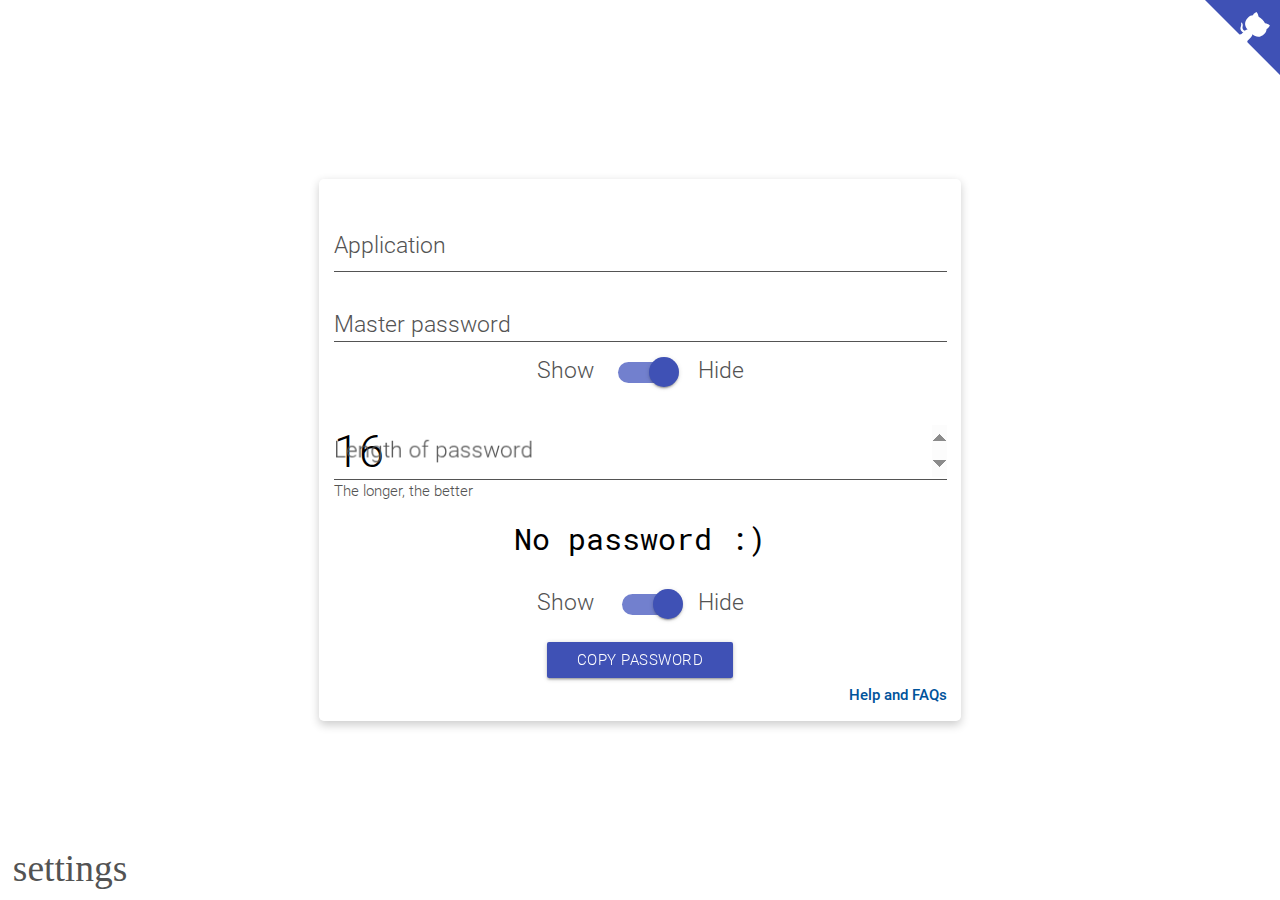
<file: index.html>
<!DOCTYPE html>
<html lang="en-GB">
  <head>

    <meta charset="utf-8">

    <!-- SEO -->
    <title>Cloverleaf</title>

    <meta name="viewport" content="minimum-scale=1.0,initial-scale=1.0">
    <meta name="description" content="Cloverleaf is a free, open source app to replace your password manager without storing your passwords anywhere.">
    <meta name="robots" content="index, follow">
    <meta name="author" content="ChildishGiant">
    <meta name="keywords" content="password, password manager, password generator, security, open source, cloverleaf, perdola, cloverleaf app, cloverleaf.app, stateless, password storage, FOSS">
    <link rel="alternate" href="https://cloverleaf.app" hreflang="en">
    <link rel="canonical" href="https://cloverleaf.app">
    <!-- Verifing ownership for Bing -->
    <meta name="msvalidate.01" content="22AEF740B887329DA98B4F687396B7C1">
    <!-- Allowing adding as webapp -->
    <meta name="mobile-web-app-capable" content="yes">

    <!-- OpenGraph -->
    <meta property="og:description" content="Cloverleaf is a free, open source app to replace your password manager without storing your passwords anywhere.">
    <meta property="og:title" content="Cloverleaf">
    <meta property="og:type" content="website">
    <meta property="og:url" content="https://cloverleaf.app">
    <meta property="og:image" content="https://cloverleaf.app/android-chrome-512x512.png">
    <meta property="og:image:secure_url" content="https://cloverleaf.app/android-chrome-512x512.png">
    <meta property="og:image:width" content="512">
    <meta property="og:image:height" content="512">
    <meta property="og:locale" content="en_GB">

    <!-- OpenSearch -->
    <link rel="search" type="application/opensearchdescription+xml" title="Cloverleaf" href="https://cloverleaf.app/opensearch.xml">

    <!-- Twitter's proprietary OpenGraph type thing -->
    <meta name="twitter:card" content="summary">
    <meta name="twitter:creator" content="@ChildishGiant">
    <meta name="twitter:creator:id" content="871150969417084928">
    <meta name="twitter:title" content="Cloverleaf">
    <meta name="twitter:description" content="Cloverleaf is a free, open source app to replace your password manager without storing your passwords anywhere.">
    <meta name="twitter:image" content="https://cloverleaf.app/android-chrome-512x512.png">

    <!-- Icons -->
    <link rel="apple-touch-icon" sizes="180x180" href="apple-touch-icon.png">
    <link rel="icon" type="image/png" sizes="32x32" href="favicon-32x32.png">
    <link rel="icon" type="image/png" sizes="16x16" href="favicon-16x16.png">
    <link rel="manifest" href="manifest.json">
    <link rel="mask-icon" href="safari-pinned-tab.svg" color="#8c97ce">
    <link rel="shortcut icon" href="favicon.ico">
    <meta name="apple-mobile-web-app-title" content="Cloverleaf">
    <meta name="application-name" content="Cloverleaf">
    <meta name="msapplication-TileColor" content="#8c97ce">
    <meta name="theme-color" content="#ffffff">

    <script src="main.js" integrity="sha256-wF4BMfhXSWRfFnNkK/wnspWviL5I7QPw5BCOIYGhaC8=" crossorigin="use-credentials"></script>
    <link rel="stylesheet" href="main.css" integrity="sha256-h0HGWFFpYWrnYdQAqw/z5e5bkLc1MQlez7ir8Sy1Puc=" crossorigin="use-credentials">

    <script>
      // Clear the console on reload for easier debugging
      console.clear();
    </script>

  </head>
  <body>


    <ul id="slide-out" class="sidenav">
      <div id="options">
        <div class="input-field" id="theme-container">
          <select id="theme" onchange="changeTheme(this.value)" class="browser-default">
          </select>
          <label for="theme">Theme</label>
        </div>


        <div class="input-field" id="lang-container">
          <select id="lang" onchange="changeLang(this.selectedOptions[0].dataset.short, true)" class="browser-default">
          </select>
          <label for="lang">Language</label>
        </div>

        <div class="input-field" id="session-container">

          <label for="session" class="tooltipped" data-position="right" data-tooltip="Saved locally on your device">Remember my password</label>

          <div class="switch" id="session" onclick="sessionToggle()">
            <label>
              Off
              <input type="checkbox" id="session-toggle">
              <span class="lever"></span>
              On
            </label>
          </div>
        </div>

        <div class="input-field" id="length-pref-container">
          <label for="length-pref" class="active">Default password length</label>
          <input id="length-pref" type="number" onchange="lengthPref(this.value)" step="1" min="4" value="16" max="512">
        </div>

        <a class="btn waves-effect waves-light" onclick="reset()" id="reset">Reset preset usage</a>

        <div id="footer">
          <div id="install-container">
            <a class="btn waves-effect waves-light" onclick="install()">
              Install as a native app <i class="material-icons" id="install-icon">add_to_home_screen</i>
            </a>
            <i class="material-icons" id="close" onclick="side.close();">close</i>
          </div>
        </div>

      </div>


    </ul>

    <div id="settings">
      <a href="#" data-target="slide-out" class="sidenav-trigger">
        <i class="material-icons">settings</i>
      </a>
    </div>


    <div id="box">
      <div id="back" role="main">

        <div class="input-field">
          <label for="app">Application</label>
          <input id="app" type="text" autocomplete="off" autocorrect="off" autocapitalize="off" spellcheck="false" oninput="appInput(event);" onkeydown="appDown(event);" onkeyup="presetScroll();">
          <div id="logoContainer" class="suffix">
            <img id="logo" draggable="false">
          </div>
        </div>

        <div class="input-field">
          <label for="pass">Master password</label>
          <input id="pass" type="password" autocomplete="off" autocorrect="off" autocapitalize="off" spellcheck="false" onkeyup="passwordUp();">
        </div>

        <div class="switch" onclick="passwordToggle();">
          <label>
            Show
            <input type="checkbox" id="passwordToggle" checked="checked">
            <span class="lever" id="passTogglelever"></span>
            Hide
          </label>
        </div>

        <div class="input-field">
          <label for="length">Length of password</label>
          <input id="length" type="number" step="1" min="4" value="16" max="512" oninput="fixLength();generate();" onkeypress="return event.charCode >= 48 && event.charCode <= 57;">
        </div>

        <span class="hint">The longer, the better</span>

        <input id="result" type="password" placeholder="No password :)" readonly="readonly">

        <div class="switch" id="resultSwitch" onclick="resultToggle();">
          <label>
            Show
            <input type="checkbox" id="resultToggle" checked="checked">
            <span class="lever" id="resultTogglelever"></span>
            Hide
          </label>
        </div>

        <button id="copy" class="waves-effect waves-light btn" onclick="copy();">Copy password</button>

        <div class="cf">
          <a href="faq" id="faq" title="Frequently Asked Questions - Cloverleaf">Help and FAQs</a>
        </div>

      </div>
    </div>

    <a href="https://github.com/cloverleaf/web" class="github-corner" aria-label="View source on Github" title="View source on Github" tabindex="-1">
      <svg width="5em" height="5em" viewBox="0 0 250 250"  aria-hidden="true" tabindex="0">
        <path d="M0,0 L115,115 L130,115 L142,142 L250,250 L250,0 Z"></path>
        <path d="M128.3,109.0 C113.8,99.7 119.0,89.6 119.0,89.6 C122.0,82.7 120.5,78.6 120.5,78.6 C119.2,72.0 123.4,76.3 123.4,76.3 C127.3,80.9 125.5,87.3 125.5,87.3 C122.9,97.6 130.6,101.9 134.4,103.2" fill="currentColor" style="transform-origin: 130px 106px;" class="octo-arm"></path>
        <path d="M115.0,115.0 C114.9,115.1 118.7,116.5 119.8,115.4 L133.7,101.6 C136.9,99.2 139.9,98.4 142.2,98.6 C133.8,88.0 127.5,74.4 143.8,58.0 C148.5,53.4 154.0,51.2 159.7,51.0 C160.3,49.4 163.2,43.6 171.4,40.1 C171.4,40.1 176.1,42.5 178.8,56.2 C183.1,58.6 187.2,61.8 190.9,65.4 C194.5,69.0 197.7,73.2 200.1,77.6 C213.8,80.2 216.3,84.9 216.3,84.9 C212.7,93.1 206.9,96.0 205.4,96.6 C205.1,102.4 203.0,107.8 198.3,112.5 C181.9,128.9 168.3,122.5 157.7,114.1 C157.9,116.9 156.7,120.9 152.7,124.9 L141.0,136.5 C139.8,137.7 141.6,141.9 141.8,141.8 Z" fill="currentColor" class="octo-body">
      </svg>
    </a>


    <noscript>
      <div id="jsBanner">
        <a href="https://www.enable-javascript.com/?ref=Cloverleaf" target="_blank">This website requires js to work.</a>
      </div>
    </noscript>

    <script>

    // Check that service workers are supported
    if ('serviceWorker' in navigator) {
      // Use the window load event to keep the page load performant
      window.addEventListener('load', () => {
        navigator.serviceWorker.register('sw.js').then(swr => {
          // If installed the service worker
          if (swr.installing !== null) {
            // Show a popup
            M.toast({
              html: 'Ready to work offline',
              displayLength: 4000,
              classes: 'success'
            })
          }
        })
      })
    }

    </script>

  </body>
</html>

<!-- Built Mon Feb 21 2022 16:18:11 GMT+0000 (Coordinated Universal Time) (a6cf57c47727c304eb33e85f104077bc0851ed77) -->
</file>
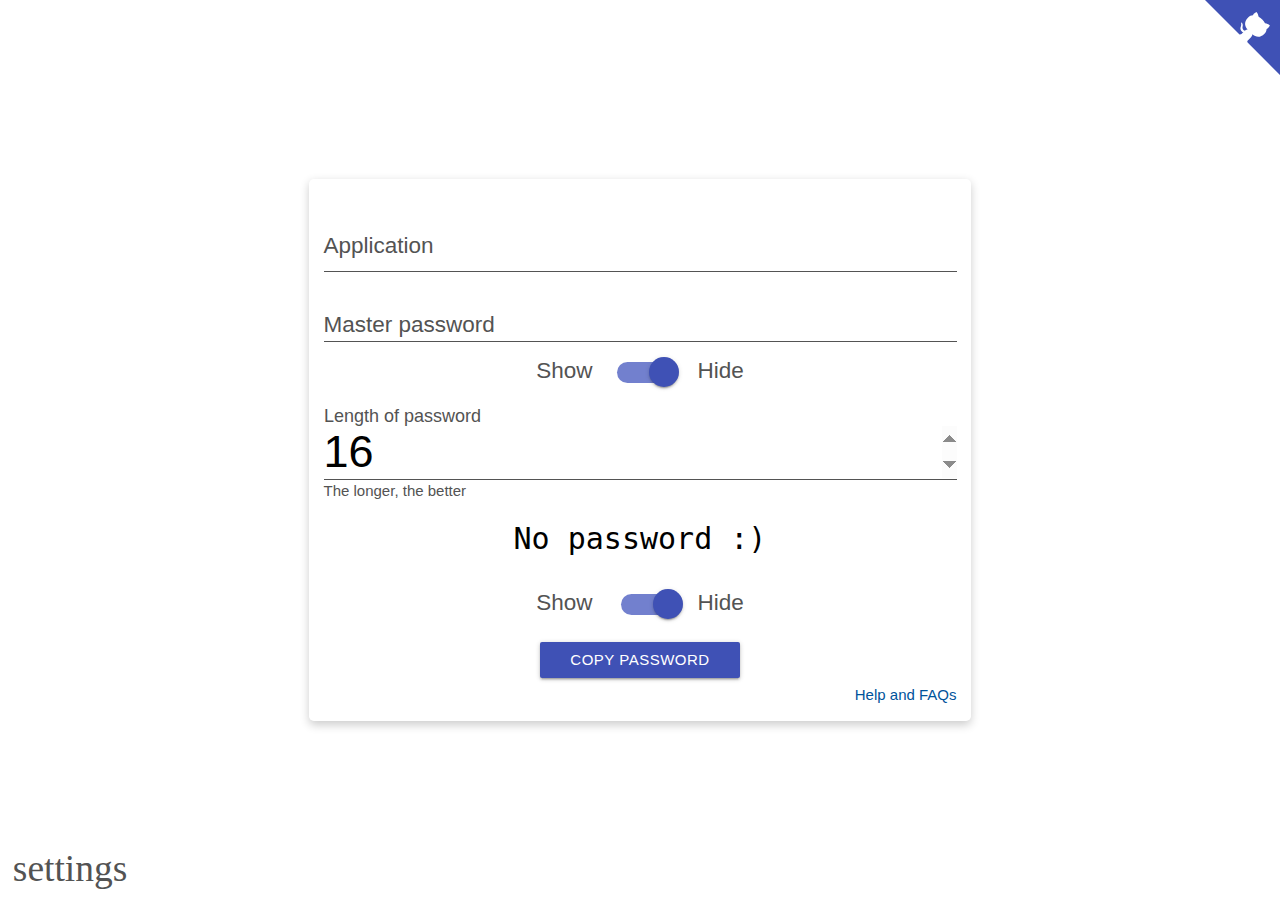
<file: de-DE.html>
<!DOCTYPE html>
<html lang="de-DE">
  <head>

    <meta charset="utf-8">

    <!-- SEO -->
    <title>Cloverleaf</title>

    <meta name="viewport" content="minimum-scale=1.0,initial-scale=1.0">
    <meta name="description" content="Cloverleaf ist eine gratis, Open-Source-App um deinen Kennwortmanager zu ersetzen ohne deine Kennwörter irgendwo zu speichern.">
    <meta name="robots" content="index, follow">
    <meta name="author" content="ChildishGiant">
    <meta name="keywords" content="password, password manager, password generator, security, open source, cloverleaf, perdola, cloverleaf app, cloverleaf.app, stateless, password storage, FOSS">
    <link rel="alternate" href="https://cloverleaf.app" hreflang="en">
    <link rel="canonical" href="https://cloverleaf.app">
    <!-- Verifing ownership for Bing -->
    <meta name="msvalidate.01" content="22AEF740B887329DA98B4F687396B7C1">
    <!-- Allowing adding as webapp -->
    <meta name="mobile-web-app-capable" content="yes">

    <!-- OpenGraph -->
    <meta property="og:description" content="Cloverleaf ist eine gratis, Open-Source-App um deinen Kennwortmanager zu ersetzen ohne deine Kennwörter irgendwo zu speichern.">
    <meta property="og:title" content="Cloverleaf">
    <meta property="og:type" content="website">
    <meta property="og:url" content="https://cloverleaf.app">
    <meta property="og:image" content="https://cloverleaf.app/android-chrome-512x512.png">
    <meta property="og:image:secure_url" content="https://cloverleaf.app/android-chrome-512x512.png">
    <meta property="og:image:width" content="512">
    <meta property="og:image:height" content="512">
    <meta property="og:locale" content="en_GB">

    <!-- OpenSearch -->
    <link rel="search" type="application/opensearchdescription+xml" title="Cloverleaf" href="https://cloverleaf.app/opensearch.xml">

    <!-- Twitter's proprietary OpenGraph type thing -->
    <meta name="twitter:card" content="summary">
    <meta name="twitter:creator" content="@ChildishGiant">
    <meta name="twitter:creator:id" content="871150969417084928">
    <meta name="twitter:title" content="Cloverleaf">
    <meta name="twitter:description" content="Cloverleaf ist eine gratis, Open-Source-App um deinen Kennwortmanager zu ersetzen ohne deine Kennwörter irgendwo zu speichern.">
    <meta name="twitter:image" content="https://cloverleaf.app/android-chrome-512x512.png">

    <!-- Icons -->
    <link rel="apple-touch-icon" sizes="180x180" href="apple-touch-icon.png">
    <link rel="icon" type="image/png" sizes="32x32" href="favicon-32x32.png">
    <link rel="icon" type="image/png" sizes="16x16" href="favicon-16x16.png">
    <link rel="manifest" href="manifest.json">
    <link rel="mask-icon" href="safari-pinned-tab.svg" color="#8c97ce">
    <link rel="shortcut icon" href="favicon.ico">
    <meta name="apple-mobile-web-app-title" content="Cloverleaf">
    <meta name="application-name" content="Cloverleaf">
    <meta name="msapplication-TileColor" content="#8c97ce">
    <meta name="theme-color" content="#ffffff">

    <script src="main.js" integrity="sha256-wF4BMfhXSWRfFnNkK/wnspWviL5I7QPw5BCOIYGhaC8=" crossorigin="use-credentials"></script>
    <link rel="stylesheet" href="main.css" integrity="sha256-h0HGWFFpYWrnYdQAqw/z5e5bkLc1MQlez7ir8Sy1Puc=" crossorigin="use-credentials">

    <script>
      // Clear the console on reload for easier debugging
      console.clear();
    </script>

  </head>
  <body>


    <ul id="slide-out" class="sidenav">
      <div id="options">
        <div class="input-field" id="theme-container">
          <select id="theme" onchange="changeTheme(this.value)" class="browser-default">
          </select>
          <label for="theme">Design</label>
        </div>


        <div class="input-field" id="lang-container">
          <select id="lang" onchange="changeLang(this.selectedOptions[0].dataset.short, true)" class="browser-default">
          </select>
          <label for="lang">Sprache</label>
        </div>

        <div class="input-field" id="session-container">

          <label for="session" class="tooltipped" data-position="right" data-tooltip="Lokal auf deinem Gerät gespeichert">Mein Kennwort merken</label>

          <div class="switch" id="session" onclick="sessionToggle()">
            <label>
              Aus
              <input type="checkbox" id="session-toggle">
              <span class="lever"></span>
              An
            </label>
          </div>
        </div>

        <div class="input-field" id="length-pref-container">
          <label for="length-pref" class="active">Standardkennwortlänge</label>
          <input id="length-pref" type="number" onchange="lengthPref(this.value)" step="1" min="4" value="16" max="512">
        </div>

        <a class="btn waves-effect waves-light" onclick="reset()" id="reset">Reset preset usage</a>

        <div id="footer">
          <div id="install-container">
            <a class="btn waves-effect waves-light" onclick="install()">
              Als native App installieren <i class="material-icons" id="install-icon">add_to_home_screen</i>
            </a>
            <i class="material-icons" id="close" onclick="side.close();">close</i>
          </div>
        </div>

      </div>


    </ul>

    <div id="settings">
      <a href="#" data-target="slide-out" class="sidenav-trigger">
        <i class="material-icons">settings</i>
      </a>
    </div>


    <div id="box">
      <div id="back" role="main">

        <div class="input-field">
          <label for="app">Anwendung</label>
          <input id="app" type="text" autocomplete="off" autocorrect="off" autocapitalize="off" spellcheck="false" oninput="appInput(event);" onkeydown="appDown(event);" onkeyup="presetScroll();">
          <div id="logoContainer" class="suffix">
            <img id="logo" draggable="false">
          </div>
        </div>

        <div class="input-field">
          <label for="pass">Masterkennwort</label>
          <input id="pass" type="password" autocomplete="off" autocorrect="off" autocapitalize="off" spellcheck="false" onkeyup="passwordUp();">
        </div>

        <div class="switch" onclick="passwordToggle();">
          <label>
            Anzeigen
            <input type="checkbox" id="passwordToggle" checked="checked">
            <span class="lever" id="passTogglelever"></span>
            Verstecken
          </label>
        </div>

        <div class="input-field">
          <label for="length">Länge des Kennworts</label>
          <input id="length" type="number" step="1" min="4" value="16" max="512" oninput="fixLength();generate();" onkeypress="return event.charCode >= 48 && event.charCode <= 57;">
        </div>

        <span class="hint">Desto länger, desto besser</span>

        <input id="result" type="password" placeholder="Kein Kennwort :)" readonly="readonly">

        <div class="switch" id="resultSwitch" onclick="resultToggle();">
          <label>
            Anzeigen
            <input type="checkbox" id="resultToggle" checked="checked">
            <span class="lever" id="resultTogglelever"></span>
            Verstecken
          </label>
        </div>

        <button id="copy" class="waves-effect waves-light btn" onclick="copy();">Kennwort kopieren</button>

        <div class="cf">
          <a href="faq" id="faq" title="Frequently Asked Questions - Cloverleaf">Hilfe und FAQs</a>
        </div>

      </div>
    </div>

    <a href="https://github.com/cloverleaf/web" class="github-corner" aria-label="Quelle auf GitHub anzeigen" title="Quelle auf GitHub anzeigen" tabindex="-1">
      <svg width="5em" height="5em" viewBox="0 0 250 250"  aria-hidden="true" tabindex="0">
        <path d="M0,0 L115,115 L130,115 L142,142 L250,250 L250,0 Z"></path>
        <path d="M128.3,109.0 C113.8,99.7 119.0,89.6 119.0,89.6 C122.0,82.7 120.5,78.6 120.5,78.6 C119.2,72.0 123.4,76.3 123.4,76.3 C127.3,80.9 125.5,87.3 125.5,87.3 C122.9,97.6 130.6,101.9 134.4,103.2" fill="currentColor" style="transform-origin: 130px 106px;" class="octo-arm"></path>
        <path d="M115.0,115.0 C114.9,115.1 118.7,116.5 119.8,115.4 L133.7,101.6 C136.9,99.2 139.9,98.4 142.2,98.6 C133.8,88.0 127.5,74.4 143.8,58.0 C148.5,53.4 154.0,51.2 159.7,51.0 C160.3,49.4 163.2,43.6 171.4,40.1 C171.4,40.1 176.1,42.5 178.8,56.2 C183.1,58.6 187.2,61.8 190.9,65.4 C194.5,69.0 197.7,73.2 200.1,77.6 C213.8,80.2 216.3,84.9 216.3,84.9 C212.7,93.1 206.9,96.0 205.4,96.6 C205.1,102.4 203.0,107.8 198.3,112.5 C181.9,128.9 168.3,122.5 157.7,114.1 C157.9,116.9 156.7,120.9 152.7,124.9 L141.0,136.5 C139.8,137.7 141.6,141.9 141.8,141.8 Z" fill="currentColor" class="octo-body">
      </svg>
    </a>


    <noscript>
      <div id="jsBanner">
        <a href="https://www.enable-javascript.com/?ref=Cloverleaf" target="_blank">Diese Webseite braucht js um zu funktionieren.</a>
      </div>
    </noscript>

    <script>

    // Check that service workers are supported
    if ('serviceWorker' in navigator) {
      // Use the window load event to keep the page load performant
      window.addEventListener('load', () => {
        navigator.serviceWorker.register('sw.js').then(swr => {
          // If installed the service worker
          if (swr.installing !== null) {
            // Show a popup
            M.toast({
              html: 'Ready to work offline',
              displayLength: 4000,
              classes: 'success'
            })
          }
        })
      })
    }

    </script>

  </body>
</html>

<!-- Built Mon Feb 21 2022 16:18:11 GMT+0000 (Coordinated Universal Time) (a6cf57c47727c304eb33e85f104077bc0851ed77) -->
</file>
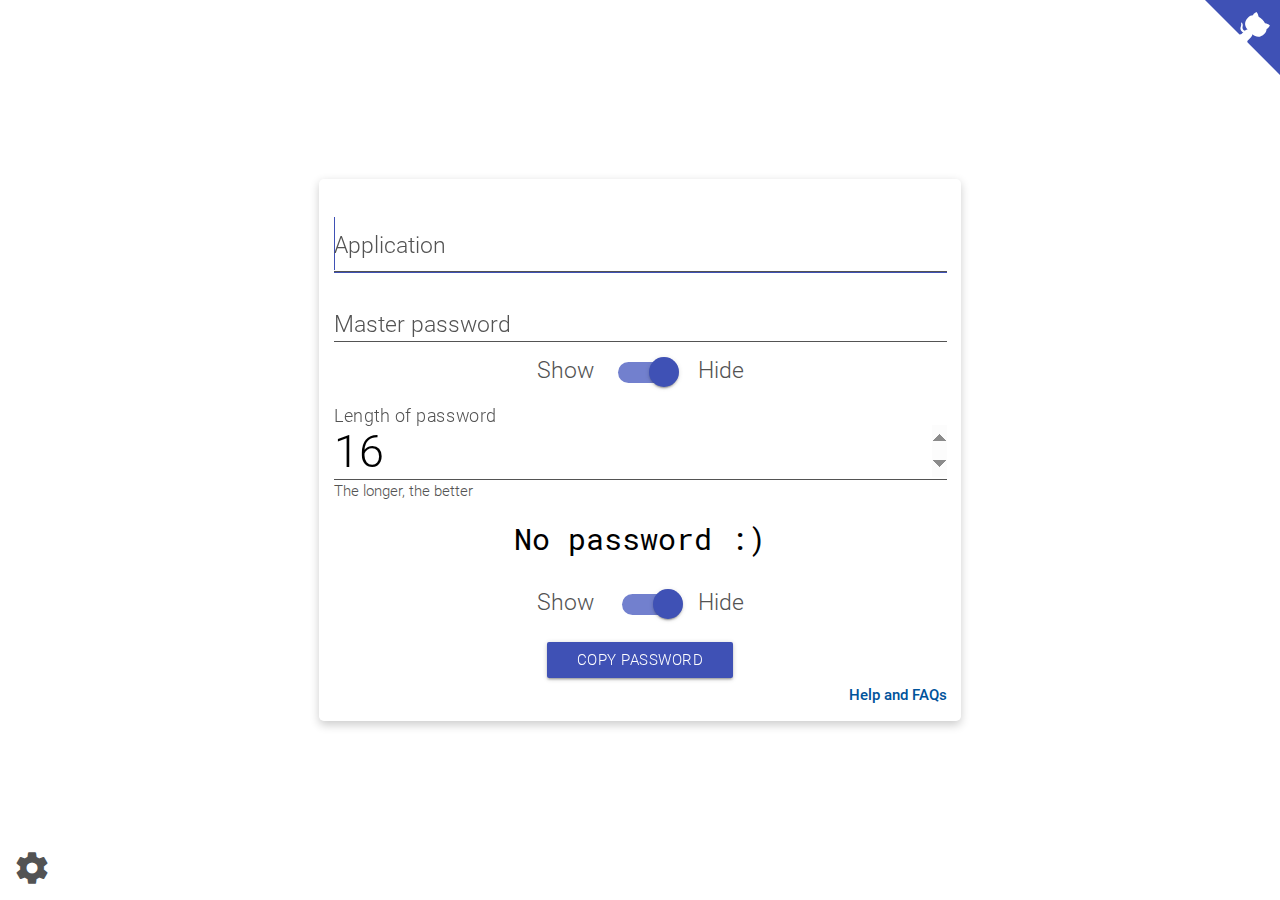
<file: eo-UY.html>
<!DOCTYPE html>
<html lang="eo-UY">
  <head>

    <meta charset="utf-8">

    <!-- SEO -->
    <title>Cloverleaf</title>

    <meta name="viewport" content="minimum-scale=1.0,initial-scale=1.0">
    <meta name="description" content="Cloverleaf estas senpaga, malfermfonteca app por anstataŭigi vian pasvortan administrilon sen stoki viajn pasvortojn ie ajn.">
    <meta name="robots" content="index, follow">
    <meta name="author" content="ChildishGiant">
    <meta name="keywords" content="password, password manager, password generator, security, open source, cloverleaf, perdola, cloverleaf app, cloverleaf.app, stateless, password storage, FOSS">
    <link rel="alternate" href="https://cloverleaf.app" hreflang="en">
    <link rel="canonical" href="https://cloverleaf.app">
    <!-- Verifing ownership for Bing -->
    <meta name="msvalidate.01" content="22AEF740B887329DA98B4F687396B7C1">
    <!-- Allowing adding as webapp -->
    <meta name="mobile-web-app-capable" content="yes">

    <!-- OpenGraph -->
    <meta property="og:description" content="Cloverleaf estas senpaga, malfermfonteca app por anstataŭigi vian pasvortan administrilon sen stoki viajn pasvortojn ie ajn.">
    <meta property="og:title" content="Cloverleaf">
    <meta property="og:type" content="website">
    <meta property="og:url" content="https://cloverleaf.app">
    <meta property="og:image" content="https://cloverleaf.app/android-chrome-512x512.png">
    <meta property="og:image:secure_url" content="https://cloverleaf.app/android-chrome-512x512.png">
    <meta property="og:image:width" content="512">
    <meta property="og:image:height" content="512">
    <meta property="og:locale" content="en_GB">

    <!-- OpenSearch -->
    <link rel="search" type="application/opensearchdescription+xml" title="Cloverleaf" href="https://cloverleaf.app/opensearch.xml">

    <!-- Twitter's proprietary OpenGraph type thing -->
    <meta name="twitter:card" content="summary">
    <meta name="twitter:creator" content="@ChildishGiant">
    <meta name="twitter:creator:id" content="871150969417084928">
    <meta name="twitter:title" content="Cloverleaf">
    <meta name="twitter:description" content="Cloverleaf estas senpaga, malfermfonteca app por anstataŭigi vian pasvortan administrilon sen stoki viajn pasvortojn ie ajn.">
    <meta name="twitter:image" content="https://cloverleaf.app/android-chrome-512x512.png">

    <!-- Icons -->
    <link rel="apple-touch-icon" sizes="180x180" href="apple-touch-icon.png">
    <link rel="icon" type="image/png" sizes="32x32" href="favicon-32x32.png">
    <link rel="icon" type="image/png" sizes="16x16" href="favicon-16x16.png">
    <link rel="manifest" href="manifest.json">
    <link rel="mask-icon" href="safari-pinned-tab.svg" color="#8c97ce">
    <link rel="shortcut icon" href="favicon.ico">
    <meta name="apple-mobile-web-app-title" content="Cloverleaf">
    <meta name="application-name" content="Cloverleaf">
    <meta name="msapplication-TileColor" content="#8c97ce">
    <meta name="theme-color" content="#ffffff">

    <script src="main.js" integrity="sha256-wF4BMfhXSWRfFnNkK/wnspWviL5I7QPw5BCOIYGhaC8=" crossorigin="use-credentials"></script>
    <link rel="stylesheet" href="main.css" integrity="sha256-h0HGWFFpYWrnYdQAqw/z5e5bkLc1MQlez7ir8Sy1Puc=" crossorigin="use-credentials">

    <script>
      // Clear the console on reload for easier debugging
      console.clear();
    </script>

  </head>
  <body>


    <ul id="slide-out" class="sidenav">
      <div id="options">
        <div class="input-field" id="theme-container">
          <select id="theme" onchange="changeTheme(this.value)" class="browser-default">
          </select>
          <label for="theme">Temo</label>
        </div>


        <div class="input-field" id="lang-container">
          <select id="lang" onchange="changeLang(this.selectedOptions[0].dataset.short, true)" class="browser-default">
          </select>
          <label for="lang">Lingvo</label>
        </div>

        <div class="input-field" id="session-container">

          <label for="session" class="tooltipped" data-position="right" data-tooltip="Savis loke sur via aparato">Memoru mian pasvorton</label>

          <div class="switch" id="session" onclick="sessionToggle()">
            <label>
              Malŝaltita
              <input type="checkbox" id="session-toggle">
              <span class="lever"></span>
              Ŝaltita
            </label>
          </div>
        </div>

        <div class="input-field" id="length-pref-container">
          <label for="length-pref" class="active">Defaŭlta pasvorton longo</label>
          <input id="length-pref" type="number" onchange="lengthPref(this.value)" step="1" min="4" value="16" max="512">
        </div>

        <a class="btn waves-effect waves-light" onclick="reset()" id="reset">Reset preset usage</a>

        <div id="footer">
          <div id="install-container">
            <a class="btn waves-effect waves-light" onclick="install()">
              Instalu kiel denaska app <i class="material-icons" id="install-icon">add_to_home_screen</i>
            </a>
            <i class="material-icons" id="close" onclick="side.close();">close</i>
          </div>
        </div>

      </div>


    </ul>

    <div id="settings">
      <a href="#" data-target="slide-out" class="sidenav-trigger">
        <i class="material-icons">settings</i>
      </a>
    </div>


    <div id="box">
      <div id="back" role="main">

        <div class="input-field">
          <label for="app">Programeto</label>
          <input id="app" type="text" autocomplete="off" autocorrect="off" autocapitalize="off" spellcheck="false" oninput="appInput(event);" onkeydown="appDown(event);" onkeyup="presetScroll();">
          <div id="logoContainer" class="suffix">
            <img id="logo" draggable="false">
          </div>
        </div>

        <div class="input-field">
          <label for="pass">Majstro pasvorto</label>
          <input id="pass" type="password" autocomplete="off" autocorrect="off" autocapitalize="off" spellcheck="false" onkeyup="passwordUp();">
        </div>

        <div class="switch" onclick="passwordToggle();">
          <label>
            Montri
            <input type="checkbox" id="passwordToggle" checked="checked">
            <span class="lever" id="passTogglelever"></span>
            Kaŝi
          </label>
        </div>

        <div class="input-field">
          <label for="length">Longeco de la pasvorto</label>
          <input id="length" type="number" step="1" min="4" value="16" max="512" oninput="fixLength();generate();" onkeypress="return event.charCode >= 48 && event.charCode <= 57;">
        </div>

        <span class="hint">Ju pli longe, des pli bone</span>

        <input id="result" type="password" placeholder="Neniu pasvorton :)" readonly="readonly">

        <div class="switch" id="resultSwitch" onclick="resultToggle();">
          <label>
            Montri
            <input type="checkbox" id="resultToggle" checked="checked">
            <span class="lever" id="resultTogglelever"></span>
            Kaŝi
          </label>
        </div>

        <button id="copy" class="waves-effect waves-light btn" onclick="copy();">Kopii pasvorton</button>

        <div class="cf">
          <a href="faq" id="faq" title="Frequently Asked Questions - Cloverleaf">Helpo kaj oftaj demandoj</a>
        </div>

      </div>
    </div>

    <a href="https://github.com/cloverleaf/web" class="github-corner" aria-label="Vidi fonton sur Github" title="Vidi fonton sur Github" tabindex="-1">
      <svg width="5em" height="5em" viewBox="0 0 250 250"  aria-hidden="true" tabindex="0">
        <path d="M0,0 L115,115 L130,115 L142,142 L250,250 L250,0 Z"></path>
        <path d="M128.3,109.0 C113.8,99.7 119.0,89.6 119.0,89.6 C122.0,82.7 120.5,78.6 120.5,78.6 C119.2,72.0 123.4,76.3 123.4,76.3 C127.3,80.9 125.5,87.3 125.5,87.3 C122.9,97.6 130.6,101.9 134.4,103.2" fill="currentColor" style="transform-origin: 130px 106px;" class="octo-arm"></path>
        <path d="M115.0,115.0 C114.9,115.1 118.7,116.5 119.8,115.4 L133.7,101.6 C136.9,99.2 139.9,98.4 142.2,98.6 C133.8,88.0 127.5,74.4 143.8,58.0 C148.5,53.4 154.0,51.2 159.7,51.0 C160.3,49.4 163.2,43.6 171.4,40.1 C171.4,40.1 176.1,42.5 178.8,56.2 C183.1,58.6 187.2,61.8 190.9,65.4 C194.5,69.0 197.7,73.2 200.1,77.6 C213.8,80.2 216.3,84.9 216.3,84.9 C212.7,93.1 206.9,96.0 205.4,96.6 C205.1,102.4 203.0,107.8 198.3,112.5 C181.9,128.9 168.3,122.5 157.7,114.1 C157.9,116.9 156.7,120.9 152.7,124.9 L141.0,136.5 C139.8,137.7 141.6,141.9 141.8,141.8 Z" fill="currentColor" class="octo-body">
      </svg>
    </a>


    <noscript>
      <div id="jsBanner">
        <a href="https://www.enable-javascript.com/?ref=Cloverleaf" target="_blank">Ĉi tiu retejo postulas js funkcii.</a>
      </div>
    </noscript>

    <script>

    // Check that service workers are supported
    if ('serviceWorker' in navigator) {
      // Use the window load event to keep the page load performant
      window.addEventListener('load', () => {
        navigator.serviceWorker.register('sw.js').then(swr => {
          // If installed the service worker
          if (swr.installing !== null) {
            // Show a popup
            M.toast({
              html: 'Ready to work offline',
              displayLength: 4000,
              classes: 'success'
            })
          }
        })
      })
    }

    </script>

  </body>
</html>

<!-- Built Mon Feb 21 2022 16:18:11 GMT+0000 (Coordinated Universal Time) (a6cf57c47727c304eb33e85f104077bc0851ed77) -->
</file>
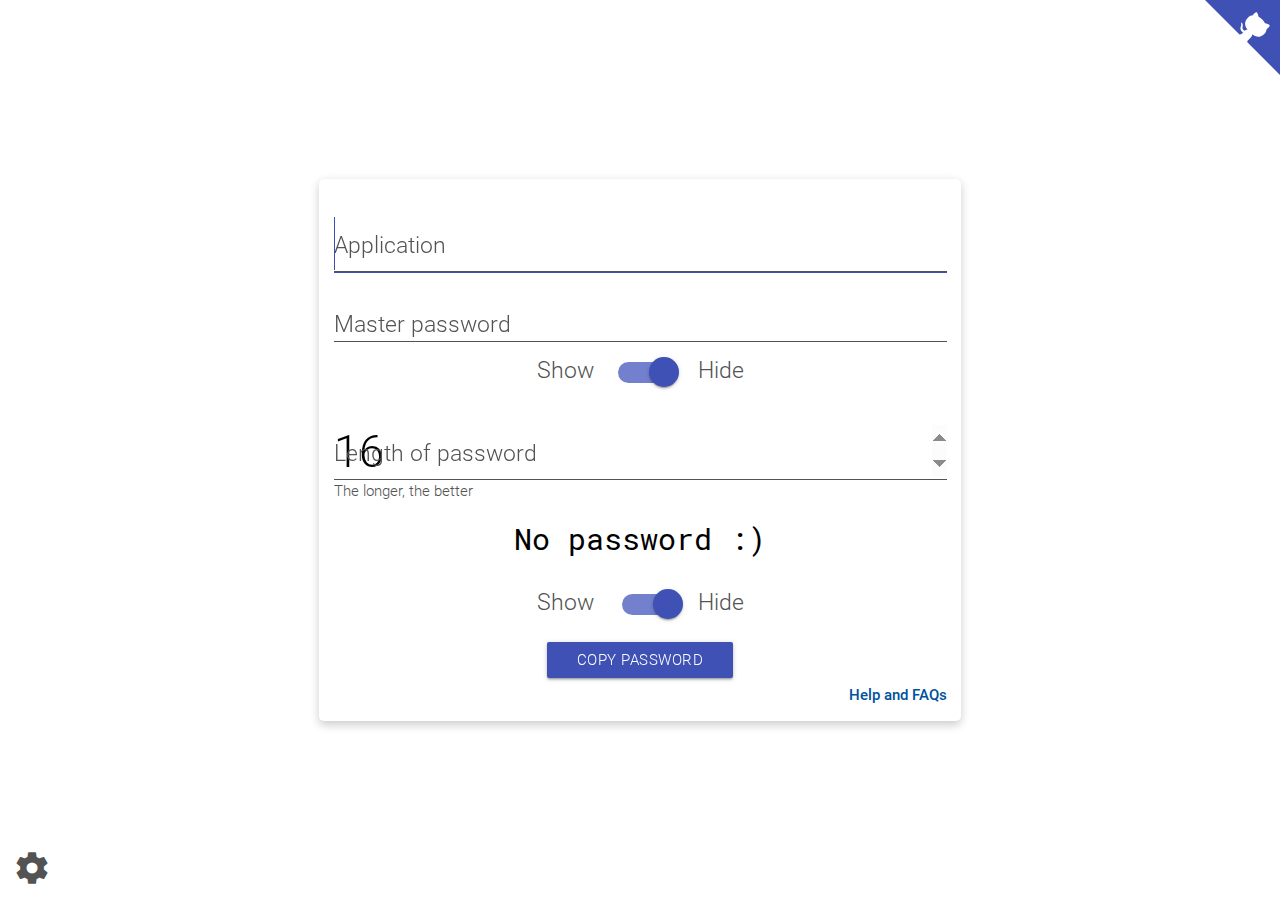
<file: es-ES.html>
<!DOCTYPE html>
<html lang="es-ES">
  <head>

    <meta charset="utf-8">

    <!-- SEO -->
    <title>Cloverleaf</title>

    <meta name="viewport" content="minimum-scale=1.0,initial-scale=1.0">
    <meta name="description" content="Cloverleaf es una aplicación gratuita de código abierto que reemplazará al administrador de contraseñas sin almacenar sus contraseñas en cualquier lugar.">
    <meta name="robots" content="index, follow">
    <meta name="author" content="ChildishGiant">
    <meta name="keywords" content="password, password manager, password generator, security, open source, cloverleaf, perdola, cloverleaf app, cloverleaf.app, stateless, password storage, FOSS">
    <link rel="alternate" href="https://cloverleaf.app" hreflang="en">
    <link rel="canonical" href="https://cloverleaf.app">
    <!-- Verifing ownership for Bing -->
    <meta name="msvalidate.01" content="22AEF740B887329DA98B4F687396B7C1">
    <!-- Allowing adding as webapp -->
    <meta name="mobile-web-app-capable" content="yes">

    <!-- OpenGraph -->
    <meta property="og:description" content="Cloverleaf es una aplicación gratuita de código abierto que reemplazará al administrador de contraseñas sin almacenar sus contraseñas en cualquier lugar.">
    <meta property="og:title" content="Cloverleaf">
    <meta property="og:type" content="website">
    <meta property="og:url" content="https://cloverleaf.app">
    <meta property="og:image" content="https://cloverleaf.app/android-chrome-512x512.png">
    <meta property="og:image:secure_url" content="https://cloverleaf.app/android-chrome-512x512.png">
    <meta property="og:image:width" content="512">
    <meta property="og:image:height" content="512">
    <meta property="og:locale" content="en_GB">

    <!-- OpenSearch -->
    <link rel="search" type="application/opensearchdescription+xml" title="Cloverleaf" href="https://cloverleaf.app/opensearch.xml">

    <!-- Twitter's proprietary OpenGraph type thing -->
    <meta name="twitter:card" content="summary">
    <meta name="twitter:creator" content="@ChildishGiant">
    <meta name="twitter:creator:id" content="871150969417084928">
    <meta name="twitter:title" content="Cloverleaf">
    <meta name="twitter:description" content="Cloverleaf es una aplicación gratuita de código abierto que reemplazará al administrador de contraseñas sin almacenar sus contraseñas en cualquier lugar.">
    <meta name="twitter:image" content="https://cloverleaf.app/android-chrome-512x512.png">

    <!-- Icons -->
    <link rel="apple-touch-icon" sizes="180x180" href="apple-touch-icon.png">
    <link rel="icon" type="image/png" sizes="32x32" href="favicon-32x32.png">
    <link rel="icon" type="image/png" sizes="16x16" href="favicon-16x16.png">
    <link rel="manifest" href="manifest.json">
    <link rel="mask-icon" href="safari-pinned-tab.svg" color="#8c97ce">
    <link rel="shortcut icon" href="favicon.ico">
    <meta name="apple-mobile-web-app-title" content="Cloverleaf">
    <meta name="application-name" content="Cloverleaf">
    <meta name="msapplication-TileColor" content="#8c97ce">
    <meta name="theme-color" content="#ffffff">

    <script src="main.js" integrity="sha256-wF4BMfhXSWRfFnNkK/wnspWviL5I7QPw5BCOIYGhaC8=" crossorigin="use-credentials"></script>
    <link rel="stylesheet" href="main.css" integrity="sha256-h0HGWFFpYWrnYdQAqw/z5e5bkLc1MQlez7ir8Sy1Puc=" crossorigin="use-credentials">

    <script>
      // Clear the console on reload for easier debugging
      console.clear();
    </script>

  </head>
  <body>


    <ul id="slide-out" class="sidenav">
      <div id="options">
        <div class="input-field" id="theme-container">
          <select id="theme" onchange="changeTheme(this.value)" class="browser-default">
          </select>
          <label for="theme">Tema</label>
        </div>


        <div class="input-field" id="lang-container">
          <select id="lang" onchange="changeLang(this.selectedOptions[0].dataset.short, true)" class="browser-default">
          </select>
          <label for="lang">Idioma</label>
        </div>

        <div class="input-field" id="session-container">

          <label for="session" class="tooltipped" data-position="right" data-tooltip="Guardado localmente en el dispositivo">Recordar mi contraseña</label>

          <div class="switch" id="session" onclick="sessionToggle()">
            <label>
              Desactivado
              <input type="checkbox" id="session-toggle">
              <span class="lever"></span>
              Activado
            </label>
          </div>
        </div>

        <div class="input-field" id="length-pref-container">
          <label for="length-pref" class="active">Longitud de la contraseña predeterminada</label>
          <input id="length-pref" type="number" onchange="lengthPref(this.value)" step="1" min="4" value="16" max="512">
        </div>

        <a class="btn waves-effect waves-light" onclick="reset()" id="reset">Reset preset usage</a>

        <div id="footer">
          <div id="install-container">
            <a class="btn waves-effect waves-light" onclick="install()">
              Instalar como una aplicación nativa <i class="material-icons" id="install-icon">add_to_home_screen</i>
            </a>
            <i class="material-icons" id="close" onclick="side.close();">close</i>
          </div>
        </div>

      </div>


    </ul>

    <div id="settings">
      <a href="#" data-target="slide-out" class="sidenav-trigger">
        <i class="material-icons">settings</i>
      </a>
    </div>


    <div id="box">
      <div id="back" role="main">

        <div class="input-field">
          <label for="app">Aplicación</label>
          <input id="app" type="text" autocomplete="off" autocorrect="off" autocapitalize="off" spellcheck="false" oninput="appInput(event);" onkeydown="appDown(event);" onkeyup="presetScroll();">
          <div id="logoContainer" class="suffix">
            <img id="logo" draggable="false">
          </div>
        </div>

        <div class="input-field">
          <label for="pass">Contraseña maestra</label>
          <input id="pass" type="password" autocomplete="off" autocorrect="off" autocapitalize="off" spellcheck="false" onkeyup="passwordUp();">
        </div>

        <div class="switch" onclick="passwordToggle();">
          <label>
            Mostrar
            <input type="checkbox" id="passwordToggle" checked="checked">
            <span class="lever" id="passTogglelever"></span>
            Esconder
          </label>
        </div>

        <div class="input-field">
          <label for="length">Longitud de la contraseña</label>
          <input id="length" type="number" step="1" min="4" value="16" max="512" oninput="fixLength();generate();" onkeypress="return event.charCode >= 48 && event.charCode <= 57;">
        </div>

        <span class="hint">Cuanto más largo, mejor</span>

        <input id="result" type="password" placeholder="Sin contraseña :)" readonly="readonly">

        <div class="switch" id="resultSwitch" onclick="resultToggle();">
          <label>
            Mostrar
            <input type="checkbox" id="resultToggle" checked="checked">
            <span class="lever" id="resultTogglelever"></span>
            Esconder
          </label>
        </div>

        <button id="copy" class="waves-effect waves-light btn" onclick="copy();">Copiar contraseña</button>

        <div class="cf">
          <a href="faq" id="faq" title="Frequently Asked Questions - Cloverleaf">Ayuda y preguntas frecuentes</a>
        </div>

      </div>
    </div>

    <a href="https://github.com/cloverleaf/web" class="github-corner" aria-label="Ver fuente en Github" title="Ver fuente en Github" tabindex="-1">
      <svg width="5em" height="5em" viewBox="0 0 250 250"  aria-hidden="true" tabindex="0">
        <path d="M0,0 L115,115 L130,115 L142,142 L250,250 L250,0 Z"></path>
        <path d="M128.3,109.0 C113.8,99.7 119.0,89.6 119.0,89.6 C122.0,82.7 120.5,78.6 120.5,78.6 C119.2,72.0 123.4,76.3 123.4,76.3 C127.3,80.9 125.5,87.3 125.5,87.3 C122.9,97.6 130.6,101.9 134.4,103.2" fill="currentColor" style="transform-origin: 130px 106px;" class="octo-arm"></path>
        <path d="M115.0,115.0 C114.9,115.1 118.7,116.5 119.8,115.4 L133.7,101.6 C136.9,99.2 139.9,98.4 142.2,98.6 C133.8,88.0 127.5,74.4 143.8,58.0 C148.5,53.4 154.0,51.2 159.7,51.0 C160.3,49.4 163.2,43.6 171.4,40.1 C171.4,40.1 176.1,42.5 178.8,56.2 C183.1,58.6 187.2,61.8 190.9,65.4 C194.5,69.0 197.7,73.2 200.1,77.6 C213.8,80.2 216.3,84.9 216.3,84.9 C212.7,93.1 206.9,96.0 205.4,96.6 C205.1,102.4 203.0,107.8 198.3,112.5 C181.9,128.9 168.3,122.5 157.7,114.1 C157.9,116.9 156.7,120.9 152.7,124.9 L141.0,136.5 C139.8,137.7 141.6,141.9 141.8,141.8 Z" fill="currentColor" class="octo-body">
      </svg>
    </a>


    <noscript>
      <div id="jsBanner">
        <a href="https://www.enable-javascript.com/?ref=Cloverleaf" target="_blank">Este sitio web requiere js para trabajar.</a>
      </div>
    </noscript>

    <script>

    // Check that service workers are supported
    if ('serviceWorker' in navigator) {
      // Use the window load event to keep the page load performant
      window.addEventListener('load', () => {
        navigator.serviceWorker.register('sw.js').then(swr => {
          // If installed the service worker
          if (swr.installing !== null) {
            // Show a popup
            M.toast({
              html: 'Ready to work offline',
              displayLength: 4000,
              classes: 'success'
            })
          }
        })
      })
    }

    </script>

  </body>
</html>

<!-- Built Mon Feb 21 2022 16:18:11 GMT+0000 (Coordinated Universal Time) (a6cf57c47727c304eb33e85f104077bc0851ed77) -->
</file>
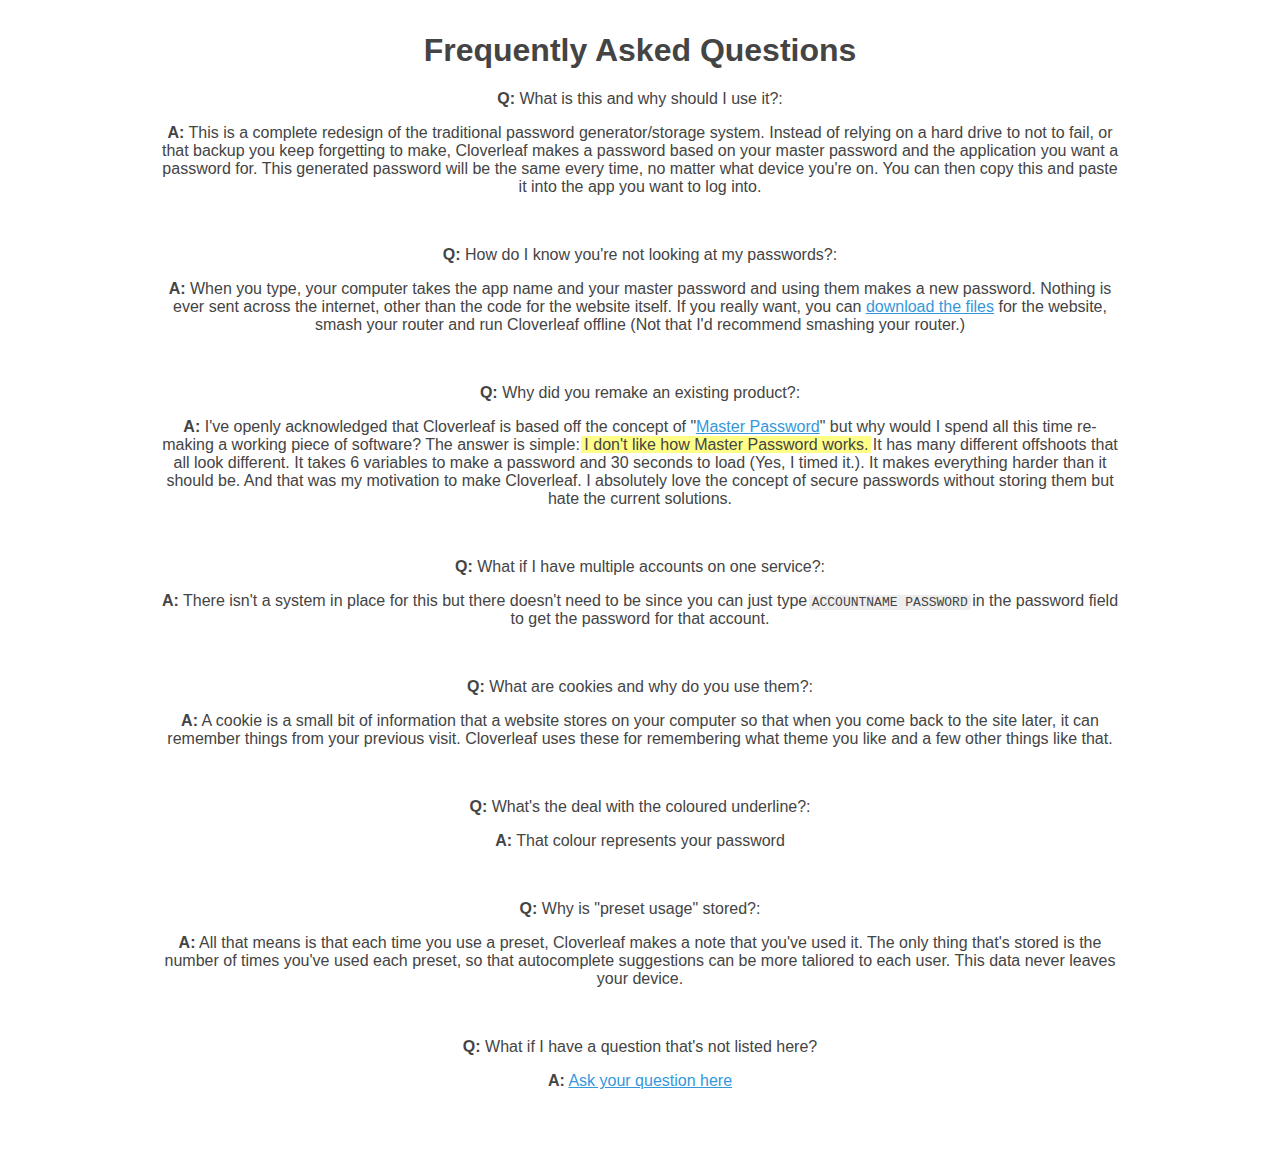
<file: faq.html>
<html lang="en">
<head>
	<meta charset="UTF-8">
	<meta http-equiv="X-UA-Compatible" content="IE=edge">
	<meta name="viewport" content="width=device-width, initial-scale=1.0">
	<title>Frequently Asked Questions - Cloverleaf</title>
</head>
<body>
	<style
		type="text/css">
		@import url(https://fonts.googleapis.com/css?family=Open+Sans);

		body {
			color: #444;
			font-family: 'Open Sans', sans-serif;
			max-width: 75%;
			text-align: center;
			margin:auto;
			margin-top:2em;
			margin-bottom: 5em;
		}

		a[href],
		a[href]:visited {
			color: #3498db;
		}

		a[href]:hover,
		a[href]:focus,
		a[href]:active {
			color: #2980b9;
		}
		em{
			font-style: normal;
			background-color: #ffff87;
			box-shadow:3px 0 0 #ffff87, -3px 0 0 #ffff87;

		}

		a:target {
			text-decoration: underline;
			font-weight: bold;
		}

		code{
			background-color: #eee;
			box-shadow: 3px 0 0 #eee, -3px 0 0 #eee;
			border-radius: 3px;
		}
	</style>

	<script src="faq.js"></script>
</body>
</html>
</file>
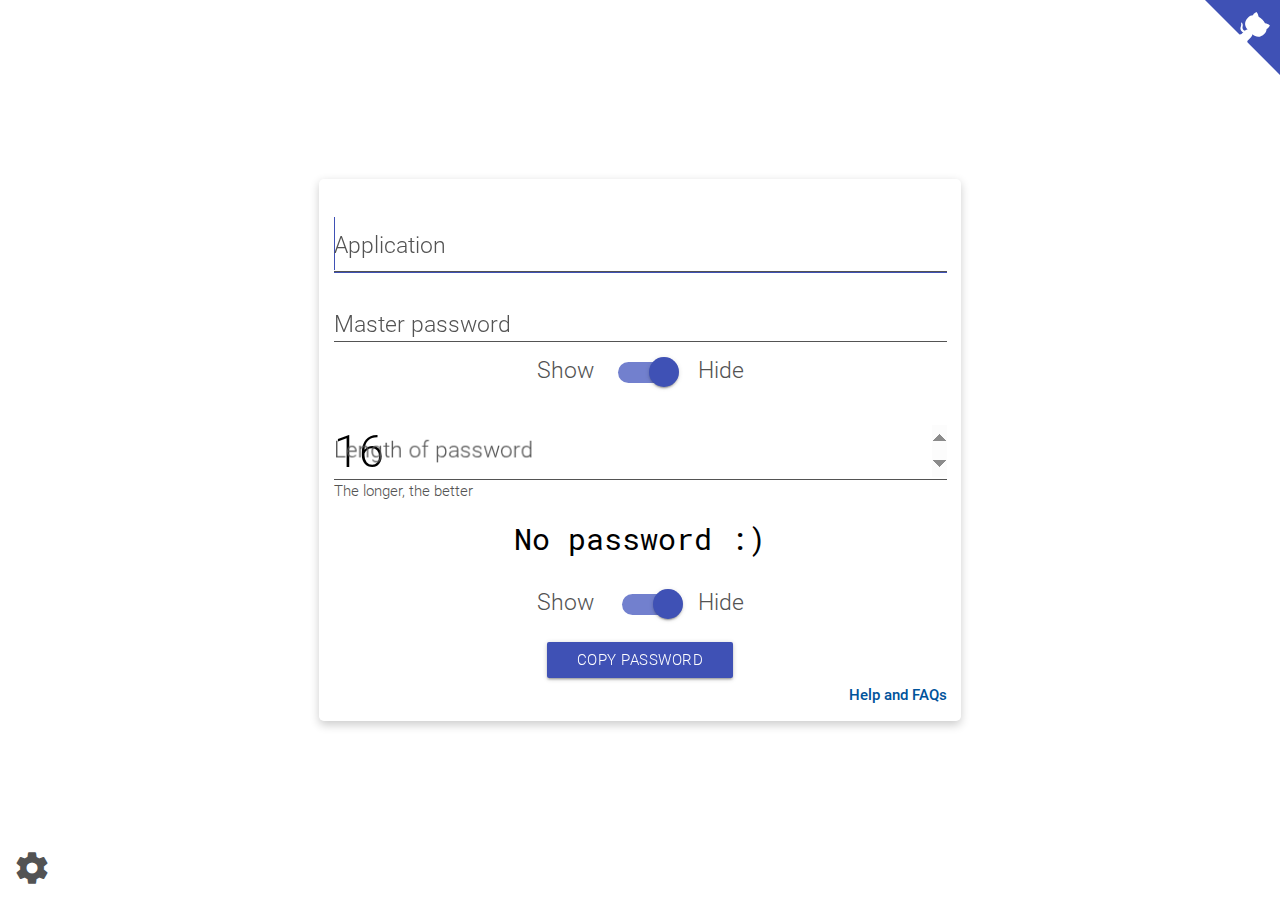
<file: fr-FR.html>
<!DOCTYPE html>
<html lang="fr-FR">
  <head>

    <meta charset="utf-8">

    <!-- SEO -->
    <title>Cloverleaf</title>

    <meta name="viewport" content="minimum-scale=1.0,initial-scale=1.0">
    <meta name="description" content="Cloverleaf est une appli libre et de source ouverte qui remplace votre gestionnaire de mots de passe, sans garder vos mots de passe ailleurs.">
    <meta name="robots" content="index, follow">
    <meta name="author" content="ChildishGiant">
    <meta name="keywords" content="password, password manager, password generator, security, open source, cloverleaf, perdola, cloverleaf app, cloverleaf.app, stateless, password storage, FOSS">
    <link rel="alternate" href="https://cloverleaf.app" hreflang="en">
    <link rel="canonical" href="https://cloverleaf.app">
    <!-- Verifing ownership for Bing -->
    <meta name="msvalidate.01" content="22AEF740B887329DA98B4F687396B7C1">
    <!-- Allowing adding as webapp -->
    <meta name="mobile-web-app-capable" content="yes">

    <!-- OpenGraph -->
    <meta property="og:description" content="Cloverleaf est une appli libre et de source ouverte qui remplace votre gestionnaire de mots de passe, sans garder vos mots de passe ailleurs.">
    <meta property="og:title" content="Cloverleaf">
    <meta property="og:type" content="website">
    <meta property="og:url" content="https://cloverleaf.app">
    <meta property="og:image" content="https://cloverleaf.app/android-chrome-512x512.png">
    <meta property="og:image:secure_url" content="https://cloverleaf.app/android-chrome-512x512.png">
    <meta property="og:image:width" content="512">
    <meta property="og:image:height" content="512">
    <meta property="og:locale" content="en_GB">

    <!-- OpenSearch -->
    <link rel="search" type="application/opensearchdescription+xml" title="Cloverleaf" href="https://cloverleaf.app/opensearch.xml">

    <!-- Twitter's proprietary OpenGraph type thing -->
    <meta name="twitter:card" content="summary">
    <meta name="twitter:creator" content="@ChildishGiant">
    <meta name="twitter:creator:id" content="871150969417084928">
    <meta name="twitter:title" content="Cloverleaf">
    <meta name="twitter:description" content="Cloverleaf est une appli libre et de source ouverte qui remplace votre gestionnaire de mots de passe, sans garder vos mots de passe ailleurs.">
    <meta name="twitter:image" content="https://cloverleaf.app/android-chrome-512x512.png">

    <!-- Icons -->
    <link rel="apple-touch-icon" sizes="180x180" href="apple-touch-icon.png">
    <link rel="icon" type="image/png" sizes="32x32" href="favicon-32x32.png">
    <link rel="icon" type="image/png" sizes="16x16" href="favicon-16x16.png">
    <link rel="manifest" href="manifest.json">
    <link rel="mask-icon" href="safari-pinned-tab.svg" color="#8c97ce">
    <link rel="shortcut icon" href="favicon.ico">
    <meta name="apple-mobile-web-app-title" content="Cloverleaf">
    <meta name="application-name" content="Cloverleaf">
    <meta name="msapplication-TileColor" content="#8c97ce">
    <meta name="theme-color" content="#ffffff">

    <script src="main.js" integrity="sha256-wF4BMfhXSWRfFnNkK/wnspWviL5I7QPw5BCOIYGhaC8=" crossorigin="use-credentials"></script>
    <link rel="stylesheet" href="main.css" integrity="sha256-h0HGWFFpYWrnYdQAqw/z5e5bkLc1MQlez7ir8Sy1Puc=" crossorigin="use-credentials">

    <script>
      // Clear the console on reload for easier debugging
      console.clear();
    </script>

  </head>
  <body>


    <ul id="slide-out" class="sidenav">
      <div id="options">
        <div class="input-field" id="theme-container">
          <select id="theme" onchange="changeTheme(this.value)" class="browser-default">
          </select>
          <label for="theme">Thème</label>
        </div>


        <div class="input-field" id="lang-container">
          <select id="lang" onchange="changeLang(this.selectedOptions[0].dataset.short, true)" class="browser-default">
          </select>
          <label for="lang">Langue</label>
        </div>

        <div class="input-field" id="session-container">

          <label for="session" class="tooltipped" data-position="right" data-tooltip="Enregistré localement sur votre appareil">Mémoriser mon mot de passe</label>

          <div class="switch" id="session" onclick="sessionToggle()">
            <label>
              Non
              <input type="checkbox" id="session-toggle">
              <span class="lever"></span>
              Oui
            </label>
          </div>
        </div>

        <div class="input-field" id="length-pref-container">
          <label for="length-pref" class="active">Longueur du mot de passe par défaut</label>
          <input id="length-pref" type="number" onchange="lengthPref(this.value)" step="1" min="4" value="16" max="512">
        </div>

        <a class="btn waves-effect waves-light" onclick="reset()" id="reset">Reset preset usage</a>

        <div id="footer">
          <div id="install-container">
            <a class="btn waves-effect waves-light" onclick="install()">
              Installer comme application native <i class="material-icons" id="install-icon">add_to_home_screen</i>
            </a>
            <i class="material-icons" id="close" onclick="side.close();">close</i>
          </div>
        </div>

      </div>


    </ul>

    <div id="settings">
      <a href="#" data-target="slide-out" class="sidenav-trigger">
        <i class="material-icons">settings</i>
      </a>
    </div>


    <div id="box">
      <div id="back" role="main">

        <div class="input-field">
          <label for="app">Application</label>
          <input id="app" type="text" autocomplete="off" autocorrect="off" autocapitalize="off" spellcheck="false" oninput="appInput(event);" onkeydown="appDown(event);" onkeyup="presetScroll();">
          <div id="logoContainer" class="suffix">
            <img id="logo" draggable="false">
          </div>
        </div>

        <div class="input-field">
          <label for="pass">Mot de passe principal</label>
          <input id="pass" type="password" autocomplete="off" autocorrect="off" autocapitalize="off" spellcheck="false" onkeyup="passwordUp();">
        </div>

        <div class="switch" onclick="passwordToggle();">
          <label>
            Afficher
            <input type="checkbox" id="passwordToggle" checked="checked">
            <span class="lever" id="passTogglelever"></span>
            Masquer
          </label>
        </div>

        <div class="input-field">
          <label for="length">Longueur du mot de passe</label>
          <input id="length" type="number" step="1" min="4" value="16" max="512" oninput="fixLength();generate();" onkeypress="return event.charCode >= 48 && event.charCode <= 57;">
        </div>

        <span class="hint">Plus c&#39;est long, mieux c&#39;est</span>

        <input id="result" type="password" placeholder="Pas de mot de passe :)" readonly="readonly">

        <div class="switch" id="resultSwitch" onclick="resultToggle();">
          <label>
            Afficher
            <input type="checkbox" id="resultToggle" checked="checked">
            <span class="lever" id="resultTogglelever"></span>
            Masquer
          </label>
        </div>

        <button id="copy" class="waves-effect waves-light btn" onclick="copy();">Copier le mot de passe</button>

        <div class="cf">
          <a href="faq" id="faq" title="Frequently Asked Questions - Cloverleaf">Aide et FAQ</a>
        </div>

      </div>
    </div>

    <a href="https://github.com/cloverleaf/web" class="github-corner" aria-label="Voir la source sur Github" title="Voir la source sur Github" tabindex="-1">
      <svg width="5em" height="5em" viewBox="0 0 250 250"  aria-hidden="true" tabindex="0">
        <path d="M0,0 L115,115 L130,115 L142,142 L250,250 L250,0 Z"></path>
        <path d="M128.3,109.0 C113.8,99.7 119.0,89.6 119.0,89.6 C122.0,82.7 120.5,78.6 120.5,78.6 C119.2,72.0 123.4,76.3 123.4,76.3 C127.3,80.9 125.5,87.3 125.5,87.3 C122.9,97.6 130.6,101.9 134.4,103.2" fill="currentColor" style="transform-origin: 130px 106px;" class="octo-arm"></path>
        <path d="M115.0,115.0 C114.9,115.1 118.7,116.5 119.8,115.4 L133.7,101.6 C136.9,99.2 139.9,98.4 142.2,98.6 C133.8,88.0 127.5,74.4 143.8,58.0 C148.5,53.4 154.0,51.2 159.7,51.0 C160.3,49.4 163.2,43.6 171.4,40.1 C171.4,40.1 176.1,42.5 178.8,56.2 C183.1,58.6 187.2,61.8 190.9,65.4 C194.5,69.0 197.7,73.2 200.1,77.6 C213.8,80.2 216.3,84.9 216.3,84.9 C212.7,93.1 206.9,96.0 205.4,96.6 C205.1,102.4 203.0,107.8 198.3,112.5 C181.9,128.9 168.3,122.5 157.7,114.1 C157.9,116.9 156.7,120.9 152.7,124.9 L141.0,136.5 C139.8,137.7 141.6,141.9 141.8,141.8 Z" fill="currentColor" class="octo-body">
      </svg>
    </a>


    <noscript>
      <div id="jsBanner">
        <a href="https://www.enable-javascript.com/?ref=Cloverleaf" target="_blank">Ce site nécessite js pour fonctionner.</a>
      </div>
    </noscript>

    <script>

    // Check that service workers are supported
    if ('serviceWorker' in navigator) {
      // Use the window load event to keep the page load performant
      window.addEventListener('load', () => {
        navigator.serviceWorker.register('sw.js').then(swr => {
          // If installed the service worker
          if (swr.installing !== null) {
            // Show a popup
            M.toast({
              html: 'Ready to work offline',
              displayLength: 4000,
              classes: 'success'
            })
          }
        })
      })
    }

    </script>

  </body>
</html>

<!-- Built Mon Feb 21 2022 16:18:11 GMT+0000 (Coordinated Universal Time) (a6cf57c47727c304eb33e85f104077bc0851ed77) -->
</file>
<file: main.css>
@charset "UTF-8";html{line-height:1.15;-ms-text-size-adjust:100%;-webkit-text-size-adjust:100%}body{margin:0}article,aside,footer,header,nav,section{display:block}h1{font-size:2em;margin:.67em 0}figcaption,figure,main{display:block}figure{margin:1em 40px}hr{box-sizing:content-box;height:0;overflow:visible}pre{font-family:monospace,monospace;font-size:1em}a{background-color:transparent;-webkit-text-decoration-skip:objects}abbr[title]{border-bottom:none;text-decoration:underline;text-decoration:underline dotted}b,strong{font-weight:inherit}b,strong{font-weight:bolder}code,kbd,samp{font-family:monospace,monospace;font-size:1em}dfn{font-style:italic}mark{background-color:#ff0;color:#000}small{font-size:80%}sub,sup{font-size:75%;line-height:0;position:relative;vertical-align:baseline}sub{bottom:-.25em}sup{top:-.5em}audio,video{display:inline-block}audio:not([controls]){display:none;height:0}img{border-style:none}svg:not(:root){overflow:hidden}button,input,optgroup,select,textarea{font-family:sans-serif;font-size:100%;line-height:1.15;margin:0}button,input{overflow:visible}button,select{text-transform:none}button,html [type=button],[type=reset],[type=submit]{-webkit-appearance:button}button::-moz-focus-inner,[type=button]::-moz-focus-inner,[type=reset]::-moz-focus-inner,[type=submit]::-moz-focus-inner{border-style:none;padding:0}button:-moz-focusring,[type=button]:-moz-focusring,[type=reset]:-moz-focusring,[type=submit]:-moz-focusring{outline:1px dotted ButtonText}fieldset{padding:.35em .75em .625em}legend{box-sizing:border-box;color:inherit;display:table;max-width:100%;padding:0;white-space:normal}progress{display:inline-block;vertical-align:baseline}textarea{overflow:auto}[type=checkbox],[type=radio]{box-sizing:border-box;padding:0}[type=number]::-webkit-inner-spin-button,[type=number]::-webkit-outer-spin-button{height:auto}[type=search]{-webkit-appearance:textfield;outline-offset:-2px}[type=search]::-webkit-search-cancel-button,[type=search]::-webkit-search-decoration{-webkit-appearance:none}::-webkit-file-upload-button{-webkit-appearance:button;font:inherit}details,menu{display:block}summary{display:list-item}canvas{display:inline-block}template{display:none}[hidden]{display:none}html{box-sizing:border-box}*,*:before,*:after{box-sizing:inherit}button,input,optgroup,select,textarea{font-family:-apple-system,BlinkMacSystemFont,Segoe UI,Roboto,Oxygen-Sans,Ubuntu,Cantarell,Helvetica Neue,sans-serif}ul:not(.browser-default){padding-left:0;list-style-type:none}ul:not(.browser-default)>li{list-style-type:none}a{color:#00539b;text-decoration:none;-webkit-tap-highlight-color:transparent}.valign-wrapper{display:flex;align-items:center}.clearfix{clear:both}.z-depth-0{box-shadow:none!important}.z-depth-1,.sidenav,.dropdown-content,.btn-floating,.btn,.btn-small,.btn-large,.toast{box-shadow:0 2px 2px #00000024,0 3px 1px -2px #0000001f,0 1px 5px #0003}.z-depth-1-half,.btn-floating:hover,.btn:hover,.btn-small:hover,.btn-large:hover{box-shadow:0 3px 3px #00000024,0 1px 7px #0000001f,0 3px 1px -1px #0003}.z-depth-2{box-shadow:0 4px 5px #00000024,0 1px 10px #0000001f,0 2px 4px -1px #0000004d}.z-depth-3{box-shadow:0 8px 17px 2px #00000024,0 3px 14px 2px #0000001f,0 5px 5px -3px #0003}.z-depth-4{box-shadow:0 16px 24px 2px #00000024,0 6px 30px 5px #0000001f,0 8px 10px -7px #0003}.z-depth-5{box-shadow:0 24px 38px 3px #00000024,0 9px 46px 8px #0000001f,0 11px 15px -7px #0003}.hoverable{transition:box-shadow .25s}.hoverable:hover{box-shadow:0 8px 17px #0003,0 6px 20px #00000030}.divider{height:1px;overflow:hidden;background-color:#e0e0e0}blockquote{margin:20px 0;padding-left:1.5rem;border-left:5px solid #ee6e73}i{line-height:inherit}i.left{float:left;margin-right:15px}i.right{float:right;margin-left:15px}i.tiny{font-size:1rem}i.small{font-size:2rem}i.medium{font-size:4rem}i.large{font-size:6rem}img.responsive-img,video.responsive-video{max-width:100%;height:auto}.pagination li{display:inline-block;border-radius:2px;text-align:center;vertical-align:top;height:30px}.pagination li a{color:#444;display:inline-block;font-size:1.2rem;padding:0 10px;line-height:30px}.pagination li.active a{color:#fff}.pagination li.active{background-color:#ee6e73}.pagination li.disabled a{cursor:default;color:#999}.pagination li i{font-size:2rem}.pagination li.pages ul li{display:inline-block;float:none}@media only screen and (max-width : 992.99px){.pagination{width:100%}.pagination li.prev,.pagination li.next{width:10%}.pagination li.pages{width:80%;overflow:hidden;white-space:nowrap}}.breadcrumb{display:inline-block;font-size:18px;color:#ffffffb3}.breadcrumb i,.breadcrumb [class^=mdi-],.breadcrumb [class*=mdi-],.breadcrumb i.material-icons{display:inline-block;float:left;font-size:24px}.breadcrumb:before{content:"\e5cc";color:#ffffffb3;vertical-align:top;display:inline-block;font-family:Material Icons;font-weight:400;font-style:normal;font-size:25px;margin:0 10px 0 8px;-webkit-font-smoothing:antialiased;float:left}.breadcrumb:first-child:before{display:none}.breadcrumb:last-child{color:#fff}.parallax-container{position:relative;overflow:hidden;height:500px}.parallax-container .parallax{position:absolute;inset:0;z-index:-1}.parallax-container .parallax img{opacity:0;position:absolute;left:50%;bottom:0;min-width:100%;min-height:100%;transform:translate(0);transform:translate(-50%)}.pin-top,.pin-bottom{position:relative}.pinned{position:fixed!important}ul.staggered-list li{opacity:0}.fade-in{opacity:0;transform-origin:0 50%}@media only screen and (max-width : 600.99px){.hide-on-small-only,.hide-on-small-and-down{display:none!important}}@media only screen and (max-width : 992.99px){.hide-on-med-and-down{display:none!important}}@media only screen and (min-width : 601px){.hide-on-med-and-up{display:none!important}}@media only screen and (min-width: 601px) and (max-width: 992.99px){.hide-on-med-only{display:none!important}}@media only screen and (min-width : 993px){.hide-on-large-only{display:none!important}}@media only screen and (min-width : 1201px){.hide-on-extra-large-only{display:none!important}}@media only screen and (min-width : 1201px){.show-on-extra-large{display:block!important}}@media only screen and (min-width : 993px){.show-on-large{display:block!important}}@media only screen and (min-width: 601px) and (max-width: 992.99px){.show-on-medium{display:block!important}}@media only screen and (max-width : 600.99px){.show-on-small{display:block!important}}@media only screen and (min-width : 601px){.show-on-medium-and-up{display:block!important}}@media only screen and (max-width : 992.99px){.show-on-medium-and-down{display:block!important}}@media only screen and (max-width : 600.99px){.center-on-small-only{text-align:center}}.page-footer{padding-top:20px;color:#fff;background-color:#ee6e73}.page-footer .footer-copyright{overflow:hidden;min-height:50px;display:flex;align-items:center;justify-content:space-between;padding:10px 0;color:#fffc;background-color:#33333314}table,th,td{border:none}table{width:100%;display:table;border-collapse:collapse;border-spacing:0}table.striped tr{border-bottom:none}table.striped>tbody>tr:nth-child(odd){background-color:#f2f2f280}table.striped>tbody>tr>td{border-radius:0}table.highlight>tbody>tr{transition:background-color .25s ease}table.highlight>tbody>tr:hover{background-color:#f2f2f280}table.centered thead tr th,table.centered tbody tr td{text-align:center}tr{border-bottom:1px solid rgba(0,0,0,.12)}td,th{padding:15px 5px;display:table-cell;text-align:left;vertical-align:middle;border-radius:2px}@media only screen and (max-width : 992.99px){table.responsive-table{width:100%;border-collapse:collapse;border-spacing:0;display:block;position:relative}table.responsive-table td:empty:before{content:"\a0"}table.responsive-table th,table.responsive-table td{margin:0;vertical-align:top}table.responsive-table th{text-align:left}table.responsive-table thead{display:block;float:left}table.responsive-table thead tr{display:block;padding:0 10px 0 0}table.responsive-table thead tr th:before{content:"\a0"}table.responsive-table tbody{display:block;width:auto;position:relative;overflow-x:auto;white-space:nowrap}table.responsive-table tbody tr{display:inline-block;vertical-align:top}table.responsive-table th{display:block;text-align:right}table.responsive-table td{display:block;min-height:1.25em;text-align:left}table.responsive-table tr{border-bottom:none;padding:0 10px}table.responsive-table thead{border:0;border-right:1px solid rgba(0,0,0,.12)}}.collection{margin:.5rem 0 1rem;border:1px solid #e0e0e0;border-radius:2px;overflow:hidden;position:relative}.collection .collection-item{background-color:#fff;line-height:1.5rem;padding:10px 20px;margin:0;border-bottom:1px solid #e0e0e0}.collection .collection-item.avatar{min-height:84px;padding-left:72px;position:relative}.collection .collection-item.avatar:not(.circle-clipper)>.circle,.collection .collection-item.avatar :not(.circle-clipper)>.circle{position:absolute;width:42px;height:42px;overflow:hidden;left:15px;display:inline-block;vertical-align:middle}.collection .collection-item.avatar i.circle{font-size:18px;line-height:42px;color:#fff;background-color:#999;text-align:center}.collection .collection-item.avatar .title{font-size:16px}.collection .collection-item.avatar p{margin:0}.collection .collection-item.avatar .secondary-content{position:absolute;top:16px;right:16px}.collection .collection-item:last-child{border-bottom:none}.collection .collection-item.active{background-color:#3f51b5;color:#fff}.collection .collection-item.active .secondary-content{color:#fff}.collection a.collection-item{display:block;transition:.25s;color:#3f51b5}.collection a.collection-item:not(.active):hover{background-color:#ddd}.collection.with-header .collection-header{background-color:#fff;border-bottom:1px solid #e0e0e0;padding:10px 20px}.collection.with-header .collection-item{padding-left:30px}.collection.with-header .collection-item.avatar{padding-left:72px}.secondary-content{float:right;color:#3f51b5}.collapsible .collection{margin:0;border:none}.video-container{position:relative;padding-bottom:56.25%;height:0;overflow:hidden}.video-container iframe,.video-container object,.video-container embed{position:absolute;top:0;left:0;width:100%;height:100%}.progress{position:relative;height:4px;display:block;width:100%;background-color:#d1d6ef;border-radius:2px;margin:.5rem 0 1rem;overflow:hidden}.progress .determinate{position:absolute;top:0;left:0;bottom:0;background-color:#3f51b5;transition:width .3s linear}.progress .indeterminate{background-color:#3f51b5}.progress .indeterminate:before{content:"";position:absolute;background-color:inherit;top:0;left:0;bottom:0;will-change:left,right;animation:indeterminate 2.1s cubic-bezier(.65,.815,.735,.395) infinite}.progress .indeterminate:after{content:"";position:absolute;background-color:inherit;top:0;left:0;bottom:0;will-change:left,right;animation:indeterminate-short 2.1s cubic-bezier(.165,.84,.44,1) infinite;animation-delay:1.15s}@keyframes indeterminate{0%{left:-35%;right:100%}60%{left:100%;right:-90%}to{left:100%;right:-90%}}@keyframes indeterminate-short{0%{left:-200%;right:100%}60%{left:107%;right:-8%}to{left:107%;right:-8%}}.hide{display:none!important}.left-align{text-align:left}.right-align{text-align:right}.center,.center-align{text-align:center}.left{float:left!important}.right{float:right!important}.no-select{user-select:none}.circle{border-radius:50%}.center-block{display:block;margin-left:auto;margin-right:auto}.truncate{display:block;white-space:nowrap;overflow:hidden;text-overflow:ellipsis}.no-padding{padding:0!important}.container{margin:0 auto;max-width:1280px;width:90%}@media only screen and (min-width : 601px){.container{width:85%}}@media only screen and (min-width : 993px){.container{width:70%}}.col .row{margin-left:-.75rem;margin-right:-.75rem}.section{padding-top:1rem;padding-bottom:1rem}.section.no-pad{padding:0}.section.no-pad-bot{padding-bottom:0}.section.no-pad-top{padding-top:0}.row{margin-left:auto;margin-right:auto;margin-bottom:20px}.row:after{content:"";display:table;clear:both}.row .col{float:left;box-sizing:border-box;padding:0 .75rem;min-height:1px}.row .col[class*=push-],.row .col[class*=pull-]{position:relative}.row .col.s1{width:8.3333333333%;margin-left:auto;left:auto;right:auto}.row .col.s2{width:16.6666666667%;margin-left:auto;left:auto;right:auto}.row .col.s3{width:25%;margin-left:auto;left:auto;right:auto}.row .col.s4{width:33.3333333333%;margin-left:auto;left:auto;right:auto}.row .col.s5{width:41.6666666667%;margin-left:auto;left:auto;right:auto}.row .col.s6{width:50%;margin-left:auto;left:auto;right:auto}.row .col.s7{width:58.3333333333%;margin-left:auto;left:auto;right:auto}.row .col.s8{width:66.6666666667%;margin-left:auto;left:auto;right:auto}.row .col.s9{width:75%;margin-left:auto;left:auto;right:auto}.row .col.s10{width:83.3333333333%;margin-left:auto;left:auto;right:auto}.row .col.s11{width:91.6666666667%;margin-left:auto;left:auto;right:auto}.row .col.s12{width:100%;margin-left:auto;left:auto;right:auto}.row .col.offset-s1{margin-left:8.3333333333%}.row .col.pull-s1{right:8.3333333333%}.row .col.push-s1{left:8.3333333333%}.row .col.offset-s2{margin-left:16.6666666667%}.row .col.pull-s2{right:16.6666666667%}.row .col.push-s2{left:16.6666666667%}.row .col.offset-s3{margin-left:25%}.row .col.pull-s3{right:25%}.row .col.push-s3{left:25%}.row .col.offset-s4{margin-left:33.3333333333%}.row .col.pull-s4{right:33.3333333333%}.row .col.push-s4{left:33.3333333333%}.row .col.offset-s5{margin-left:41.6666666667%}.row .col.pull-s5{right:41.6666666667%}.row .col.push-s5{left:41.6666666667%}.row .col.offset-s6{margin-left:50%}.row .col.pull-s6{right:50%}.row .col.push-s6{left:50%}.row .col.offset-s7{margin-left:58.3333333333%}.row .col.pull-s7{right:58.3333333333%}.row .col.push-s7{left:58.3333333333%}.row .col.offset-s8{margin-left:66.6666666667%}.row .col.pull-s8{right:66.6666666667%}.row .col.push-s8{left:66.6666666667%}.row .col.offset-s9{margin-left:75%}.row .col.pull-s9{right:75%}.row .col.push-s9{left:75%}.row .col.offset-s10{margin-left:83.3333333333%}.row .col.pull-s10{right:83.3333333333%}.row .col.push-s10{left:83.3333333333%}.row .col.offset-s11{margin-left:91.6666666667%}.row .col.pull-s11{right:91.6666666667%}.row .col.push-s11{left:91.6666666667%}.row .col.offset-s12{margin-left:100%}.row .col.pull-s12{right:100%}.row .col.push-s12{left:100%}@media only screen and (min-width : 601px){.row .col.m1{width:8.3333333333%;margin-left:auto;left:auto;right:auto}.row .col.m2{width:16.6666666667%;margin-left:auto;left:auto;right:auto}.row .col.m3{width:25%;margin-left:auto;left:auto;right:auto}.row .col.m4{width:33.3333333333%;margin-left:auto;left:auto;right:auto}.row .col.m5{width:41.6666666667%;margin-left:auto;left:auto;right:auto}.row .col.m6{width:50%;margin-left:auto;left:auto;right:auto}.row .col.m7{width:58.3333333333%;margin-left:auto;left:auto;right:auto}.row .col.m8{width:66.6666666667%;margin-left:auto;left:auto;right:auto}.row .col.m9{width:75%;margin-left:auto;left:auto;right:auto}.row .col.m10{width:83.3333333333%;margin-left:auto;left:auto;right:auto}.row .col.m11{width:91.6666666667%;margin-left:auto;left:auto;right:auto}.row .col.m12{width:100%;margin-left:auto;left:auto;right:auto}.row .col.offset-m1{margin-left:8.3333333333%}.row .col.pull-m1{right:8.3333333333%}.row .col.push-m1{left:8.3333333333%}.row .col.offset-m2{margin-left:16.6666666667%}.row .col.pull-m2{right:16.6666666667%}.row .col.push-m2{left:16.6666666667%}.row .col.offset-m3{margin-left:25%}.row .col.pull-m3{right:25%}.row .col.push-m3{left:25%}.row .col.offset-m4{margin-left:33.3333333333%}.row .col.pull-m4{right:33.3333333333%}.row .col.push-m4{left:33.3333333333%}.row .col.offset-m5{margin-left:41.6666666667%}.row .col.pull-m5{right:41.6666666667%}.row .col.push-m5{left:41.6666666667%}.row .col.offset-m6{margin-left:50%}.row .col.pull-m6{right:50%}.row .col.push-m6{left:50%}.row .col.offset-m7{margin-left:58.3333333333%}.row .col.pull-m7{right:58.3333333333%}.row .col.push-m7{left:58.3333333333%}.row .col.offset-m8{margin-left:66.6666666667%}.row .col.pull-m8{right:66.6666666667%}.row .col.push-m8{left:66.6666666667%}.row .col.offset-m9{margin-left:75%}.row .col.pull-m9{right:75%}.row .col.push-m9{left:75%}.row .col.offset-m10{margin-left:83.3333333333%}.row .col.pull-m10{right:83.3333333333%}.row .col.push-m10{left:83.3333333333%}.row .col.offset-m11{margin-left:91.6666666667%}.row .col.pull-m11{right:91.6666666667%}.row .col.push-m11{left:91.6666666667%}.row .col.offset-m12{margin-left:100%}.row .col.pull-m12{right:100%}.row .col.push-m12{left:100%}}@media only screen and (min-width : 993px){.row .col.l1{width:8.3333333333%;margin-left:auto;left:auto;right:auto}.row .col.l2{width:16.6666666667%;margin-left:auto;left:auto;right:auto}.row .col.l3{width:25%;margin-left:auto;left:auto;right:auto}.row .col.l4{width:33.3333333333%;margin-left:auto;left:auto;right:auto}.row .col.l5{width:41.6666666667%;margin-left:auto;left:auto;right:auto}.row .col.l6{width:50%;margin-left:auto;left:auto;right:auto}.row .col.l7{width:58.3333333333%;margin-left:auto;left:auto;right:auto}.row .col.l8{width:66.6666666667%;margin-left:auto;left:auto;right:auto}.row .col.l9{width:75%;margin-left:auto;left:auto;right:auto}.row .col.l10{width:83.3333333333%;margin-left:auto;left:auto;right:auto}.row .col.l11{width:91.6666666667%;margin-left:auto;left:auto;right:auto}.row .col.l12{width:100%;margin-left:auto;left:auto;right:auto}.row .col.offset-l1{margin-left:8.3333333333%}.row .col.pull-l1{right:8.3333333333%}.row .col.push-l1{left:8.3333333333%}.row .col.offset-l2{margin-left:16.6666666667%}.row .col.pull-l2{right:16.6666666667%}.row .col.push-l2{left:16.6666666667%}.row .col.offset-l3{margin-left:25%}.row .col.pull-l3{right:25%}.row .col.push-l3{left:25%}.row .col.offset-l4{margin-left:33.3333333333%}.row .col.pull-l4{right:33.3333333333%}.row .col.push-l4{left:33.3333333333%}.row .col.offset-l5{margin-left:41.6666666667%}.row .col.pull-l5{right:41.6666666667%}.row .col.push-l5{left:41.6666666667%}.row .col.offset-l6{margin-left:50%}.row .col.pull-l6{right:50%}.row .col.push-l6{left:50%}.row .col.offset-l7{margin-left:58.3333333333%}.row .col.pull-l7{right:58.3333333333%}.row .col.push-l7{left:58.3333333333%}.row .col.offset-l8{margin-left:66.6666666667%}.row .col.pull-l8{right:66.6666666667%}.row .col.push-l8{left:66.6666666667%}.row .col.offset-l9{margin-left:75%}.row .col.pull-l9{right:75%}.row .col.push-l9{left:75%}.row .col.offset-l10{margin-left:83.3333333333%}.row .col.pull-l10{right:83.3333333333%}.row .col.push-l10{left:83.3333333333%}.row .col.offset-l11{margin-left:91.6666666667%}.row .col.pull-l11{right:91.6666666667%}.row .col.push-l11{left:91.6666666667%}.row .col.offset-l12{margin-left:100%}.row .col.pull-l12{right:100%}.row .col.push-l12{left:100%}}@media only screen and (min-width : 1201px){.row .col.xl1{width:8.3333333333%;margin-left:auto;left:auto;right:auto}.row .col.xl2{width:16.6666666667%;margin-left:auto;left:auto;right:auto}.row .col.xl3{width:25%;margin-left:auto;left:auto;right:auto}.row .col.xl4{width:33.3333333333%;margin-left:auto;left:auto;right:auto}.row .col.xl5{width:41.6666666667%;margin-left:auto;left:auto;right:auto}.row .col.xl6{width:50%;margin-left:auto;left:auto;right:auto}.row .col.xl7{width:58.3333333333%;margin-left:auto;left:auto;right:auto}.row .col.xl8{width:66.6666666667%;margin-left:auto;left:auto;right:auto}.row .col.xl9{width:75%;margin-left:auto;left:auto;right:auto}.row .col.xl10{width:83.3333333333%;margin-left:auto;left:auto;right:auto}.row .col.xl11{width:91.6666666667%;margin-left:auto;left:auto;right:auto}.row .col.xl12{width:100%;margin-left:auto;left:auto;right:auto}.row .col.offset-xl1{margin-left:8.3333333333%}.row .col.pull-xl1{right:8.3333333333%}.row .col.push-xl1{left:8.3333333333%}.row .col.offset-xl2{margin-left:16.6666666667%}.row .col.pull-xl2{right:16.6666666667%}.row .col.push-xl2{left:16.6666666667%}.row .col.offset-xl3{margin-left:25%}.row .col.pull-xl3{right:25%}.row .col.push-xl3{left:25%}.row .col.offset-xl4{margin-left:33.3333333333%}.row .col.pull-xl4{right:33.3333333333%}.row .col.push-xl4{left:33.3333333333%}.row .col.offset-xl5{margin-left:41.6666666667%}.row .col.pull-xl5{right:41.6666666667%}.row .col.push-xl5{left:41.6666666667%}.row .col.offset-xl6{margin-left:50%}.row .col.pull-xl6{right:50%}.row .col.push-xl6{left:50%}.row .col.offset-xl7{margin-left:58.3333333333%}.row .col.pull-xl7{right:58.3333333333%}.row .col.push-xl7{left:58.3333333333%}.row .col.offset-xl8{margin-left:66.6666666667%}.row .col.pull-xl8{right:66.6666666667%}.row .col.push-xl8{left:66.6666666667%}.row .col.offset-xl9{margin-left:75%}.row .col.pull-xl9{right:75%}.row .col.push-xl9{left:75%}.row .col.offset-xl10{margin-left:83.3333333333%}.row .col.pull-xl10{right:83.3333333333%}.row .col.push-xl10{left:83.3333333333%}.row .col.offset-xl11{margin-left:91.6666666667%}.row .col.pull-xl11{right:91.6666666667%}.row .col.push-xl11{left:91.6666666667%}.row .col.offset-xl12{margin-left:100%}.row .col.pull-xl12{right:100%}.row .col.push-xl12{left:100%}}a{text-decoration:none}html{line-height:1.5;font-family:-apple-system,BlinkMacSystemFont,Segoe UI,Roboto,Oxygen-Sans,Ubuntu,Cantarell,Helvetica Neue,sans-serif;font-weight:400;color:#000000de}@media only screen and (min-width: 0){html{font-size:14px}}@media only screen and (min-width: 993px){html{font-size:14.5px}}@media only screen and (min-width: 1201px){html{font-size:15px}}h1,h2,h3,h4,h5,h6{font-weight:400;line-height:1.3}h1 a,h2 a,h3 a,h4 a,h5 a,h6 a{font-weight:inherit}h1{font-size:4.2rem;line-height:110%;margin:2.8rem 0 1.68rem}h2{font-size:3.56rem;line-height:110%;margin:2.3733333333rem 0 1.424rem}h3{font-size:2.92rem;line-height:110%;margin:1.9466666667rem 0 1.168rem}h4{font-size:2.28rem;line-height:110%;margin:1.52rem 0 .912rem}h5{font-size:1.64rem;line-height:110%;margin:1.0933333333rem 0 .656rem}h6{font-size:1.15rem;line-height:110%;margin:.7666666667rem 0 .46rem}em{font-style:italic}strong{font-weight:500}small{font-size:75%}.light{font-weight:300}.thin{font-weight:200}@media only screen and (min-width: 360px){.flow-text{font-size:1.2rem}}@media only screen and (min-width: 390px){.flow-text{font-size:1.224rem}}@media only screen and (min-width: 420px){.flow-text{font-size:1.248rem}}@media only screen and (min-width: 450px){.flow-text{font-size:1.272rem}}@media only screen and (min-width: 480px){.flow-text{font-size:1.296rem}}@media only screen and (min-width: 510px){.flow-text{font-size:1.32rem}}@media only screen and (min-width: 540px){.flow-text{font-size:1.344rem}}@media only screen and (min-width: 570px){.flow-text{font-size:1.368rem}}@media only screen and (min-width: 600px){.flow-text{font-size:1.392rem}}@media only screen and (min-width: 630px){.flow-text{font-size:1.416rem}}@media only screen and (min-width: 660px){.flow-text{font-size:1.44rem}}@media only screen and (min-width: 690px){.flow-text{font-size:1.464rem}}@media only screen and (min-width: 720px){.flow-text{font-size:1.488rem}}@media only screen and (min-width: 750px){.flow-text{font-size:1.512rem}}@media only screen and (min-width: 780px){.flow-text{font-size:1.536rem}}@media only screen and (min-width: 810px){.flow-text{font-size:1.56rem}}@media only screen and (min-width: 840px){.flow-text{font-size:1.584rem}}@media only screen and (min-width: 870px){.flow-text{font-size:1.608rem}}@media only screen and (min-width: 900px){.flow-text{font-size:1.632rem}}@media only screen and (min-width: 930px){.flow-text{font-size:1.656rem}}@media only screen and (min-width: 960px){.flow-text{font-size:1.68rem}}@media only screen and (max-width: 360px){.flow-text{font-size:1.2rem}}#toast-container{display:block;position:fixed;z-index:10000}@media only screen and (max-width : 600.99px){#toast-container{min-width:100%;bottom:0%}}@media only screen and (min-width : 601px) and (max-width : 992.99px){#toast-container{left:5%;bottom:7%;max-width:90%}}@media only screen and (min-width : 993px){#toast-container{top:10%;right:7%;max-width:86%}}.toast{border-radius:2px;top:35px;width:auto;margin-top:10px;position:relative;max-width:100%;height:auto;min-height:48px;line-height:1.5em;background-color:var(--internalColor);padding:10px 25px;font-size:1.1rem;font-weight:300;color:var(--textColor);display:flex;align-items:center;justify-content:space-between;cursor:default}.toast .toast-action{color:var(--linkColor);font-weight:500;margin-right:-25px;margin-left:3rem}.toast.rounded{border-radius:24px}@media only screen and (max-width : 600.99px){.toast{width:100%;border-radius:0}}.tabs{position:relative;overflow-x:auto;overflow-y:hidden;height:48px;width:100%;background-color:#fff;margin:0 auto;white-space:nowrap}.tabs.tabs-transparent{background-color:transparent}.tabs.tabs-transparent .tab a,.tabs.tabs-transparent .tab.disabled a,.tabs.tabs-transparent .tab.disabled a:hover{color:#ffffffb3}.tabs.tabs-transparent .tab a:hover,.tabs.tabs-transparent .tab a.active{color:#fff}.tabs.tabs-transparent .indicator{background-color:#fff}.tabs.tabs-fixed-width{display:flex}.tabs.tabs-fixed-width .tab{flex-grow:1}.tabs .tab{display:inline-block;text-align:center;line-height:48px;height:48px;padding:0;margin:0;text-transform:uppercase}.tabs .tab a{color:#000000b3;display:block;width:100%;height:100%;padding:0 24px;font-size:14px;text-overflow:ellipsis;overflow:hidden;transition:color .28s ease,background-color .28s ease}.tabs .tab a:focus,.tabs .tab a:focus.active{background-color:#3f51b533;outline:none}.tabs .tab a:hover,.tabs .tab a.active{background-color:transparent;color:#000}.tabs .tab.disabled a,.tabs .tab.disabled a:hover{color:#0006;cursor:default}.tabs .indicator{position:absolute;bottom:0;height:2px;background-color:#3f51b5;will-change:left,right}@media only screen and (max-width : 992.99px){.tabs{display:flex}.tabs .tab{flex-grow:1}.tabs .tab a{padding:0 12px}}.material-tooltip{padding:10px 8px;font-size:1rem;z-index:2000;background-color:transparent;border-radius:2px;color:#fff;min-height:36px;line-height:120%;opacity:0;position:absolute;text-align:center;max-width:calc(100% - 4px);overflow:hidden;left:0;top:0;pointer-events:none;visibility:hidden;background-color:#323232}.backdrop{position:absolute;opacity:0;height:7px;width:14px;border-radius:0 0 50% 50%;background-color:#323232;z-index:-1;transform-origin:50% 0%;visibility:hidden}.btn,.btn-small,.btn-large,.btn-flat{border:none;border-radius:2px;display:inline-block;height:36px;line-height:36px;padding:0 16px;text-transform:uppercase;vertical-align:middle;-webkit-tap-highlight-color:transparent}.btn.disabled,.btn-floating.disabled,.btn-large.disabled,.btn-small.disabled,.btn-flat.disabled,.btn:disabled,.btn-floating:disabled,.btn-large:disabled,.btn-small:disabled,.btn-flat:disabled,.btn[disabled],.btn-floating[disabled],.btn-large[disabled],.btn-small[disabled],.btn-flat[disabled]{pointer-events:none;background-color:#dfdfdf!important;box-shadow:none;color:#9f9f9f!important;cursor:default}.btn.disabled:hover,.btn-floating.disabled:hover,.btn-large.disabled:hover,.btn-small.disabled:hover,.btn-flat.disabled:hover,.btn:disabled:hover,.btn-floating:disabled:hover,.btn-large:disabled:hover,.btn-small:disabled:hover,.btn-flat:disabled:hover,.btn[disabled]:hover,.btn-floating[disabled]:hover,.btn-large[disabled]:hover,.btn-small[disabled]:hover,.btn-flat[disabled]:hover{background-color:#dfdfdf!important;color:#9f9f9f!important}.btn,.btn-floating,.btn-large,.btn-small,.btn-flat{font-size:14px;outline:0}.btn i,.btn-floating i,.btn-large i,.btn-small i,.btn-flat i{font-size:1.3rem;line-height:inherit}.btn:focus,.btn-small:focus,.btn-large:focus,.btn-floating:focus{background-color:#32408f}.btn,.btn-small,.btn-large{text-decoration:none;color:#fff;background-color:#3f51b5;text-align:center;letter-spacing:.5px;transition:background-color .2s ease-out;cursor:pointer}.btn:hover,.btn-small:hover,.btn-large:hover{background-color:#4d5ec1}.btn-floating{display:inline-block;color:#fff;position:relative;overflow:hidden;z-index:1;width:40px;height:40px;line-height:40px;padding:0;background-color:#3f51b5;border-radius:50%;transition:background-color .3s;cursor:pointer;vertical-align:middle}.btn-floating:hover{background-color:#3f51b5}.btn-floating:before{border-radius:0}.btn-floating.btn-large{width:56px;height:56px;padding:0}.btn-floating.btn-large.halfway-fab{bottom:-28px}.btn-floating.btn-large i{line-height:56px}.btn-floating.btn-small{width:32.4px;height:32.4px}.btn-floating.btn-small.halfway-fab{bottom:-16.2px}.btn-floating.btn-small i{line-height:32.4px}.btn-floating.halfway-fab{position:absolute;right:24px;bottom:-20px}.btn-floating.halfway-fab.left{right:auto;left:24px}.btn-floating i{width:inherit;display:inline-block;text-align:center;color:#fff;font-size:1.6rem;line-height:40px}button.btn-floating{border:none}.fixed-action-btn{position:fixed;right:23px;bottom:23px;padding-top:15px;margin-bottom:0;z-index:997}.fixed-action-btn.active ul{visibility:visible}.fixed-action-btn.direction-left,.fixed-action-btn.direction-right{padding:0 0 0 15px}.fixed-action-btn.direction-left ul,.fixed-action-btn.direction-right ul{text-align:right;right:64px;top:50%;transform:translateY(-50%);height:100%;left:auto;width:500px}.fixed-action-btn.direction-left ul li,.fixed-action-btn.direction-right ul li{display:inline-block;margin:7.5px 15px 0 0}.fixed-action-btn.direction-right{padding:0 15px 0 0}.fixed-action-btn.direction-right ul{text-align:left;direction:rtl;left:64px;right:auto}.fixed-action-btn.direction-right ul li{margin:7.5px 0 0 15px}.fixed-action-btn.direction-bottom{padding:0 0 15px}.fixed-action-btn.direction-bottom ul{top:64px;bottom:auto;display:flex;flex-direction:column-reverse}.fixed-action-btn.direction-bottom ul li{margin:15px 0 0}.fixed-action-btn.toolbar{padding:0;height:56px}.fixed-action-btn.toolbar.active>a i{opacity:0}.fixed-action-btn.toolbar ul{display:flex;top:0;bottom:0;z-index:1}.fixed-action-btn.toolbar ul li{flex:1;display:inline-block;margin:0;height:100%;transition:none}.fixed-action-btn.toolbar ul li a{display:block;overflow:hidden;position:relative;width:100%;height:100%;background-color:transparent;box-shadow:none;color:#fff;line-height:56px;z-index:1}.fixed-action-btn.toolbar ul li a i{line-height:inherit}.fixed-action-btn ul{left:0;right:0;text-align:center;position:absolute;bottom:64px;margin:0;visibility:hidden}.fixed-action-btn ul li{margin-bottom:15px}.fixed-action-btn ul a.btn-floating{opacity:0}.fixed-action-btn .fab-backdrop{position:absolute;top:0;left:0;z-index:-1;width:40px;height:40px;background-color:#3f51b5;border-radius:50%;transform:scale(0)}.btn-flat{box-shadow:none;background-color:transparent;color:#343434;cursor:pointer;transition:background-color .2s}.btn-flat:focus,.btn-flat:hover{box-shadow:none}.btn-flat:focus{background-color:#0000001a}.btn-flat.disabled,.btn-flat.btn-flat[disabled]{background-color:transparent!important;color:#b3b3b3!important;cursor:default}.btn-large{height:54px;line-height:54px;font-size:15px;padding:0 28px}.btn-large i{font-size:1.6rem}.btn-small{height:32.4px;line-height:32.4px;font-size:13px}.btn-small i{font-size:1.2rem}.btn-block{display:block}.dropdown-content{background-color:#fff;margin:0;display:none;min-width:100px;overflow-y:auto;opacity:0;position:absolute;left:0;top:0;z-index:9999;transform-origin:0 0}.dropdown-content:focus{outline:0}.dropdown-content li{clear:both;color:#000000de;cursor:pointer;min-height:50px;line-height:1.5rem;width:100%;text-align:left}.dropdown-content li:hover,.dropdown-content li.active{background-color:#eee}.dropdown-content li:focus{outline:none}.dropdown-content li.divider{min-height:0;height:1px}.dropdown-content li>a,.dropdown-content li>span{font-size:16px;color:#3f51b5;display:block;line-height:22px;padding:14px 16px}.dropdown-content li>span>label{top:1px;left:0;height:18px}.dropdown-content li>a>i{height:inherit;line-height:inherit;float:left;margin:0 24px 0 0;width:24px}body.keyboard-focused .dropdown-content li:focus{background-color:#dadada}.input-field.col .dropdown-content [type=checkbox]+label{top:1px;left:0;height:18px;transform:none}.dropdown-trigger{cursor:pointer}.waves-effect{position:relative;cursor:pointer;display:inline-block;overflow:hidden;-webkit-user-select:none;-moz-user-select:none;-ms-user-select:none;user-select:none;-webkit-tap-highlight-color:transparent}.waves-effect .waves-ripple{position:absolute;border-radius:50%;width:100px;height:100px;margin-top:-50px;margin-left:-50px;opacity:0;background:rgba(0,0,0,.2);background:-webkit-radial-gradient(rgba(0,0,0,.2) 0,rgba(0,0,0,.3) 40%,rgba(0,0,0,.4) 50%,rgba(0,0,0,.5) 60%,rgba(255,255,255,0) 70%);background:-o-radial-gradient(rgba(0,0,0,.2) 0,rgba(0,0,0,.3) 40%,rgba(0,0,0,.4) 50%,rgba(0,0,0,.5) 60%,rgba(255,255,255,0) 70%);background:-moz-radial-gradient(rgba(0,0,0,.2) 0,rgba(0,0,0,.3) 40%,rgba(0,0,0,.4) 50%,rgba(0,0,0,.5) 60%,rgba(255,255,255,0) 70%);background:radial-gradient(rgba(0,0,0,.2) 0,rgba(0,0,0,.3) 40%,rgba(0,0,0,.4) 50%,rgba(0,0,0,.5) 60%,rgba(255,255,255,0) 70%);-webkit-transition:all .5s ease-out;-moz-transition:all .5s ease-out;-o-transition:all .5s ease-out;transition:all .5s ease-out;-webkit-transition-property:-webkit-transform,opacity;-moz-transition-property:-moz-transform,opacity;-o-transition-property:-o-transform,opacity;transition-property:transform,opacity;-webkit-transform:scale(0) translate(0,0);-moz-transform:scale(0) translate(0,0);-ms-transform:scale(0) translate(0,0);-o-transform:scale(0) translate(0,0);transform:scale(0) translate(0);pointer-events:none}.waves-effect.waves-light .waves-ripple{background:rgba(255,255,255,.4);background:-webkit-radial-gradient(rgba(255,255,255,.2) 0,rgba(255,255,255,.3) 40%,rgba(255,255,255,.4) 50%,rgba(255,255,255,.5) 60%,rgba(255,255,255,0) 70%);background:-o-radial-gradient(rgba(255,255,255,.2) 0,rgba(255,255,255,.3) 40%,rgba(255,255,255,.4) 50%,rgba(255,255,255,.5) 60%,rgba(255,255,255,0) 70%);background:-moz-radial-gradient(rgba(255,255,255,.2) 0,rgba(255,255,255,.3) 40%,rgba(255,255,255,.4) 50%,rgba(255,255,255,.5) 60%,rgba(255,255,255,0) 70%);background:radial-gradient(rgba(255,255,255,.2) 0,rgba(255,255,255,.3) 40%,rgba(255,255,255,.4) 50%,rgba(255,255,255,.5) 60%,rgba(255,255,255,0) 70%)}.waves-effect.waves-classic .waves-ripple{background:rgba(0,0,0,.2)}.waves-effect.waves-classic.waves-light .waves-ripple{background:rgba(255,255,255,.4)}.waves-effect.waves-light .waves-ripple{background-color:#ffffff73}.waves-effect.waves-red .waves-ripple{background-color:#f44336b3}.waves-effect.waves-yellow .waves-ripple{background-color:#ffeb3bb3}.waves-effect.waves-orange .waves-ripple{background-color:#ff9800b3}.waves-effect.waves-purple .waves-ripple{background-color:#9c27b0b3}.waves-effect.waves-green .waves-ripple{background-color:#4caf50b3}.waves-effect.waves-teal .waves-ripple{background-color:#009688b3}.waves-effect input[type=button],.waves-effect input[type=reset],.waves-effect input[type=submit]{border:0;font-style:normal;font-size:inherit;text-transform:inherit;background:none}.waves-notransition{-webkit-transition:none!important;-moz-transition:none!important;-o-transition:none!important;transition:none!important}.waves-button,.waves-circle{-webkit-transform:translateZ(0);-moz-transform:translateZ(0);-ms-transform:translateZ(0);-o-transform:translateZ(0);transform:translateZ(0);-webkit-mask-image:-webkit-radial-gradient(circle,white 100%,black 100%)}.waves-button,.waves-button:hover,.waves-button:visited,.waves-button-input{white-space:nowrap;vertical-align:middle;cursor:pointer;border:none;outline:none;color:inherit;background-color:#0000;font-size:1em;line-height:1em;text-align:center;text-decoration:none;z-index:1}.waves-button{padding:.85em 1.1em;border-radius:.2em}.waves-button-input{margin:0;padding:.85em 1.1em}.waves-input-wrapper{border-radius:.2em;vertical-align:bottom}.waves-input-wrapper.waves-button{padding:0}.waves-input-wrapper .waves-button-input{position:relative;top:0;left:0;z-index:1}.waves-circle{text-align:center;width:2.5em;height:2.5em;line-height:2.5em;border-radius:50%}.waves-float{-webkit-mask-image:none;-webkit-box-shadow:0px 1px 1.5px 1px rgba(0,0,0,.12);box-shadow:0 1px 1.5px 1px #0000001f;-webkit-transition:all .3s;-moz-transition:all .3s;-o-transition:all .3s;transition:all .3s}.waves-float:active{-webkit-box-shadow:0px 8px 20px 1px rgba(0,0,0,.3);box-shadow:0 8px 20px 1px #0000004d}.waves-block{display:block}.sidenav{position:fixed;width:300px;left:0;top:0;margin:0;transform:translate(-100%);height:100vh;padding-bottom:60px;background-color:#fff;z-index:999;overflow-y:auto;will-change:transform;backface-visibility:hidden;transform:translate(-105%)}.sidenav.right-aligned{right:0;transform:translate(105%);left:auto;transform:translate(100%)}.sidenav .collapsible{margin:0}.sidenav li{float:none;line-height:48px}.sidenav li.active{background-color:#0000000d}.sidenav li>a{color:#000000de;display:block;font-size:14px;font-weight:500;height:48px;line-height:48px;padding:0 32px}.sidenav li>a:hover{background-color:#0000000d}.sidenav li>a.btn,.sidenav li>a.btn-small,.sidenav li>a.btn-large,.sidenav li>a.btn-flat,.sidenav li>a.btn-floating{margin:10px 15px}.sidenav li>a.btn,.sidenav li>a.btn-small,.sidenav li>a.btn-large,.sidenav li>a.btn-floating{color:#fff}.sidenav li>a.btn-flat{color:#343434}.sidenav li>a.btn:hover,.sidenav li>a.btn-small:hover,.sidenav li>a.btn-large:hover{background-color:#4d5ec1}.sidenav li>a.btn-floating:hover{background-color:#3f51b5}.sidenav li>a>i,.sidenav li>a>[class^=mdi-],.sidenav li>a li>a>[class*=mdi-],.sidenav li>a>i.material-icons{float:left;height:48px;line-height:48px;margin:0 32px 0 0;width:24px;color:#0000008a}.sidenav .divider{margin:8px 0 0}.sidenav .subheader{cursor:initial;pointer-events:none;color:#0000008a;font-size:14px;font-weight:500;line-height:48px}.sidenav .subheader:hover{background-color:transparent}.sidenav .user-view{position:relative;padding:32px 32px 0;margin-bottom:8px}.sidenav .user-view>a{height:auto;padding:0}.sidenav .user-view>a:hover{background-color:transparent}.sidenav .user-view .background{overflow:hidden;position:absolute;inset:0;z-index:-1}.sidenav .user-view .circle,.sidenav .user-view .name,.sidenav .user-view .email{display:block}.sidenav .user-view .circle{height:64px;width:64px}.sidenav .user-view .name,.sidenav .user-view .email{font-size:14px;line-height:24px}.sidenav .user-view .name{margin-top:16px;font-weight:500}.sidenav .user-view .email{padding-bottom:16px;font-weight:400}.drag-target{height:100%;position:fixed;top:0;left:0;z-index:998}.drag-target.right-aligned{right:0}.sidenav.sidenav-fixed{left:0;transform:translate(0);position:fixed}.sidenav.sidenav-fixed.right-aligned{right:0;left:auto}@media only screen and (max-width : 992.99px){.sidenav.sidenav-fixed{transform:translate(-105%)}.sidenav.sidenav-fixed.right-aligned{transform:translate(105%)}.sidenav>a{padding:0 16px}.sidenav .user-view{padding:16px 16px 0}}.sidenav .collapsible-body>ul:not(.collapsible)>li.active,.sidenav.sidenav-fixed .collapsible-body>ul:not(.collapsible)>li.active{background-color:#ee6e73}.sidenav .collapsible-body>ul:not(.collapsible)>li.active a,.sidenav.sidenav-fixed .collapsible-body>ul:not(.collapsible)>li.active a{color:#fff}.sidenav .collapsible-body{padding:0}.sidenav-overlay{position:fixed;top:0;left:0;right:0;opacity:0;height:120vh;background-color:#00000080;z-index:997;display:none}.switch,.switch *{-webkit-tap-highlight-color:transparent;user-select:none}.switch label{cursor:pointer}.switch label input[type=checkbox]{opacity:0;width:0;height:0}.switch label input[type=checkbox]:checked:not([disabled]){background-color:#7280ce}.switch label input[type=checkbox]:checked+.lever:before,.switch label input[type=checkbox]:checked+.lever:after{left:18px}.switch label input[type=checkbox]:checked+.lever:after{background-color:#3f51b5}.switch label .lever{content:"";display:inline-block;position:relative;width:36px;height:14px;background-color:#00000061;border-radius:15px;transition:background .3s ease;vertical-align:middle;margin:0 16px}.switch label .lever:before,.switch label .lever:after{content:"";position:absolute;display:inline-block;width:20px;height:20px;border-radius:50%;left:0;top:-3px;transition:left .3s ease,background .3s ease,box-shadow .1s ease,transform .1s ease}.switch label .lever:before{background-color:#3f51b526}.switch label .lever:after{background-color:#f1f1f1;box-shadow:0 3px 1px -2px #0003,0 2px 2px #00000024,0 1px 5px #0000001f}input[type=checkbox]:checked:not(:disabled)~.lever:active:before,input[type=checkbox]:checked:not(:disabled).tabbed:focus~.lever:before{transform:scale(2.4);background-color:#3f51b526}input[type=checkbox]:not(:disabled)~.lever:active:before,input[type=checkbox]:not(:disabled).tabbed:focus~.lever:before{transform:scale(2.4);background-color:#00000014}.switch input[type=checkbox][disabled]+.lever{cursor:default;background-color:#0000001f}.switch label input[type=checkbox][disabled]+.lever:after,.switch label input[type=checkbox][disabled]:checked+.lever:after{background-color:#949494}select.browser-default{opacity:1}select{opacity:0;background-color:#fff;width:100%;padding:5px;border:1px solid #f2f2f2;border-radius:2px;height:3rem}.select-label{position:absolute}.select-wrapper{position:relative}.select-wrapper.valid+label,.select-wrapper.invalid+label{width:100%;pointer-events:none}.select-wrapper input.select-dropdown{position:relative;cursor:pointer;background-color:transparent;border:none;border-bottom:1px solid #535353;outline:none;height:3rem;line-height:3rem;width:100%;font-size:16px;margin:0 0 8px;padding:0;display:block;user-select:none;z-index:1}.select-wrapper input.select-dropdown:focus{border-bottom:1px solid #3f51b5}.select-wrapper .caret{position:absolute;right:0;top:0;bottom:0;margin:auto 0;z-index:0;fill:#000000de}.select-wrapper+label{position:absolute;top:-26px;font-size:.8rem}.select-wrapper .hide-select{width:0;height:0;overflow:hidden;position:absolute;top:0;z-index:-1}select:disabled{color:#0000006b}.select-wrapper.disabled+label{color:#0000006b}.select-wrapper.disabled .caret{fill:#0000006b}.select-wrapper input.select-dropdown:disabled{color:#0000006b;cursor:default;user-select:none}.select-wrapper i{color:#0000004d}.select-dropdown li.disabled,.select-dropdown li.disabled>span,.select-dropdown li.optgroup{color:#0000004d;background-color:transparent}body.keyboard-focused .select-dropdown.dropdown-content li:focus{background-color:#00000014}.select-dropdown.dropdown-content li:hover{background-color:#00000014}.select-dropdown.dropdown-content li.selected{background-color:#00000008}.prefix~.select-wrapper{margin-left:3rem;width:92%;width:calc(100% - 3rem)}.prefix~label{margin-left:3rem}.suffix~.select-wrapper{margin-right:3rem;width:92%;width:calc(100% - 3rem)}.suffix~label{margin-right:3rem}.select-dropdown li img{height:40px;width:40px;margin:5px 15px;float:right}.select-dropdown li.optgroup{border-top:1px solid #eee}.select-dropdown li.optgroup.selected>span{color:#000000b3}.select-dropdown li.optgroup>span{color:#0006}.select-dropdown li.optgroup~li.optgroup-option{padding-left:1rem}::placeholder{color:#868686}input:not([type]):not(.browser-default),input[type=text]:not(.browser-default),input[type=password]:not(.browser-default),input[type=email]:not(.browser-default),input[type=url]:not(.browser-default),input[type=time]:not(.browser-default),input[type=date]:not(.browser-default),input[type=datetime]:not(.browser-default),input[type=datetime-local]:not(.browser-default),input[type=tel]:not(.browser-default),input[type=number]:not(.browser-default),input[type=search]:not(.browser-default),textarea.materialize-textarea{background-color:transparent;border:none;border-bottom:1px solid #535353;border-radius:0;outline:none;height:3rem;width:100%;font-size:16px;margin:0 0 8px;padding:0;box-shadow:none;box-sizing:content-box;transition:box-shadow .3s,border .3s}input:not([type]):not(.browser-default):disabled,input:not([type]):not(.browser-default)[readonly=readonly],input[type=text]:not(.browser-default):disabled,input[type=text]:not(.browser-default)[readonly=readonly],input[type=password]:not(.browser-default):disabled,input[type=password]:not(.browser-default)[readonly=readonly],input[type=email]:not(.browser-default):disabled,input[type=email]:not(.browser-default)[readonly=readonly],input[type=url]:not(.browser-default):disabled,input[type=url]:not(.browser-default)[readonly=readonly],input[type=time]:not(.browser-default):disabled,input[type=time]:not(.browser-default)[readonly=readonly],input[type=date]:not(.browser-default):disabled,input[type=date]:not(.browser-default)[readonly=readonly],input[type=datetime]:not(.browser-default):disabled,input[type=datetime]:not(.browser-default)[readonly=readonly],input[type=datetime-local]:not(.browser-default):disabled,input[type=datetime-local]:not(.browser-default)[readonly=readonly],input[type=tel]:not(.browser-default):disabled,input[type=tel]:not(.browser-default)[readonly=readonly],input[type=number]:not(.browser-default):disabled,input[type=number]:not(.browser-default)[readonly=readonly],input[type=search]:not(.browser-default):disabled,input[type=search]:not(.browser-default)[readonly=readonly],textarea.materialize-textarea:disabled,textarea.materialize-textarea[readonly=readonly]{color:#0000006b;border-bottom:1px dotted rgba(0,0,0,.42)}input:not([type]):not(.browser-default):disabled+label,input:not([type]):not(.browser-default)[readonly=readonly]+label,input[type=text]:not(.browser-default):disabled+label,input[type=text]:not(.browser-default)[readonly=readonly]+label,input[type=password]:not(.browser-default):disabled+label,input[type=password]:not(.browser-default)[readonly=readonly]+label,input[type=email]:not(.browser-default):disabled+label,input[type=email]:not(.browser-default)[readonly=readonly]+label,input[type=url]:not(.browser-default):disabled+label,input[type=url]:not(.browser-default)[readonly=readonly]+label,input[type=time]:not(.browser-default):disabled+label,input[type=time]:not(.browser-default)[readonly=readonly]+label,input[type=date]:not(.browser-default):disabled+label,input[type=date]:not(.browser-default)[readonly=readonly]+label,input[type=datetime]:not(.browser-default):disabled+label,input[type=datetime]:not(.browser-default)[readonly=readonly]+label,input[type=datetime-local]:not(.browser-default):disabled+label,input[type=datetime-local]:not(.browser-default)[readonly=readonly]+label,input[type=tel]:not(.browser-default):disabled+label,input[type=tel]:not(.browser-default)[readonly=readonly]+label,input[type=number]:not(.browser-default):disabled+label,input[type=number]:not(.browser-default)[readonly=readonly]+label,input[type=search]:not(.browser-default):disabled+label,input[type=search]:not(.browser-default)[readonly=readonly]+label,textarea.materialize-textarea:disabled+label,textarea.materialize-textarea[readonly=readonly]+label{color:#0000006b}input:not([type]):not(.browser-default):focus:not([readonly]),input[type=text]:not(.browser-default):focus:not([readonly]),input[type=password]:not(.browser-default):focus:not([readonly]),input[type=email]:not(.browser-default):focus:not([readonly]),input[type=url]:not(.browser-default):focus:not([readonly]),input[type=time]:not(.browser-default):focus:not([readonly]),input[type=date]:not(.browser-default):focus:not([readonly]),input[type=datetime]:not(.browser-default):focus:not([readonly]),input[type=datetime-local]:not(.browser-default):focus:not([readonly]),input[type=tel]:not(.browser-default):focus:not([readonly]),input[type=number]:not(.browser-default):focus:not([readonly]),input[type=search]:not(.browser-default):focus:not([readonly]),textarea.materialize-textarea:focus:not([readonly]){border-bottom:1px solid #3f51b5;box-shadow:0 1px #3f51b5}input:not([type]):not(.browser-default):focus:not([readonly])+label,input[type=text]:not(.browser-default):focus:not([readonly])+label,input[type=password]:not(.browser-default):focus:not([readonly])+label,input[type=email]:not(.browser-default):focus:not([readonly])+label,input[type=url]:not(.browser-default):focus:not([readonly])+label,input[type=time]:not(.browser-default):focus:not([readonly])+label,input[type=date]:not(.browser-default):focus:not([readonly])+label,input[type=datetime]:not(.browser-default):focus:not([readonly])+label,input[type=datetime-local]:not(.browser-default):focus:not([readonly])+label,input[type=tel]:not(.browser-default):focus:not([readonly])+label,input[type=number]:not(.browser-default):focus:not([readonly])+label,input[type=search]:not(.browser-default):focus:not([readonly])+label,textarea.materialize-textarea:focus:not([readonly])+label{color:#3f51b5}input:not([type]):not(.browser-default):focus.valid~label,input[type=text]:not(.browser-default):focus.valid~label,input[type=password]:not(.browser-default):focus.valid~label,input[type=email]:not(.browser-default):focus.valid~label,input[type=url]:not(.browser-default):focus.valid~label,input[type=time]:not(.browser-default):focus.valid~label,input[type=date]:not(.browser-default):focus.valid~label,input[type=datetime]:not(.browser-default):focus.valid~label,input[type=datetime-local]:not(.browser-default):focus.valid~label,input[type=tel]:not(.browser-default):focus.valid~label,input[type=number]:not(.browser-default):focus.valid~label,input[type=search]:not(.browser-default):focus.valid~label,textarea.materialize-textarea:focus.valid~label{color:#4caf50}input:not([type]):not(.browser-default):focus.invalid~label,input[type=text]:not(.browser-default):focus.invalid~label,input[type=password]:not(.browser-default):focus.invalid~label,input[type=email]:not(.browser-default):focus.invalid~label,input[type=url]:not(.browser-default):focus.invalid~label,input[type=time]:not(.browser-default):focus.invalid~label,input[type=date]:not(.browser-default):focus.invalid~label,input[type=datetime]:not(.browser-default):focus.invalid~label,input[type=datetime-local]:not(.browser-default):focus.invalid~label,input[type=tel]:not(.browser-default):focus.invalid~label,input[type=number]:not(.browser-default):focus.invalid~label,input[type=search]:not(.browser-default):focus.invalid~label,textarea.materialize-textarea:focus.invalid~label{color:#f44336}input:not([type]):not(.browser-default).validate+label,input[type=text]:not(.browser-default).validate+label,input[type=password]:not(.browser-default).validate+label,input[type=email]:not(.browser-default).validate+label,input[type=url]:not(.browser-default).validate+label,input[type=time]:not(.browser-default).validate+label,input[type=date]:not(.browser-default).validate+label,input[type=datetime]:not(.browser-default).validate+label,input[type=datetime-local]:not(.browser-default).validate+label,input[type=tel]:not(.browser-default).validate+label,input[type=number]:not(.browser-default).validate+label,input[type=search]:not(.browser-default).validate+label,textarea.materialize-textarea.validate+label{width:100%}.select-wrapper.valid>input.select-dropdown,input:not([type]):not(.browser-default).valid,input:not([type]):not(.browser-default):focus.valid,input[type=text]:not(.browser-default).valid,input[type=text]:not(.browser-default):focus.valid,input[type=password]:not(.browser-default).valid,input[type=password]:not(.browser-default):focus.valid,input[type=email]:not(.browser-default).valid,input[type=email]:not(.browser-default):focus.valid,input[type=url]:not(.browser-default).valid,input[type=url]:not(.browser-default):focus.valid,input[type=time]:not(.browser-default).valid,input[type=time]:not(.browser-default):focus.valid,input[type=date]:not(.browser-default).valid,input[type=date]:not(.browser-default):focus.valid,input[type=datetime]:not(.browser-default).valid,input[type=datetime]:not(.browser-default):focus.valid,input[type=datetime-local]:not(.browser-default).valid,input[type=datetime-local]:not(.browser-default):focus.valid,input[type=tel]:not(.browser-default).valid,input[type=tel]:not(.browser-default):focus.valid,input[type=number]:not(.browser-default).valid,input[type=number]:not(.browser-default):focus.valid,input[type=search]:not(.browser-default).valid,input[type=search]:not(.browser-default):focus.valid,textarea.materialize-textarea.valid,textarea.materialize-textarea:focus.valid{border-bottom:1px solid #4CAF50;box-shadow:0 1px #4caf50}.select-wrapper.invalid>input.select-dropdown,.select-wrapper.invalid>input.select-dropdown:focus,input:not([type]):not(.browser-default).invalid,input:not([type]):not(.browser-default):focus.invalid,input[type=text]:not(.browser-default).invalid,input[type=text]:not(.browser-default):focus.invalid,input[type=password]:not(.browser-default).invalid,input[type=password]:not(.browser-default):focus.invalid,input[type=email]:not(.browser-default).invalid,input[type=email]:not(.browser-default):focus.invalid,input[type=url]:not(.browser-default).invalid,input[type=url]:not(.browser-default):focus.invalid,input[type=time]:not(.browser-default).invalid,input[type=time]:not(.browser-default):focus.invalid,input[type=date]:not(.browser-default).invalid,input[type=date]:not(.browser-default):focus.invalid,input[type=datetime]:not(.browser-default).invalid,input[type=datetime]:not(.browser-default):focus.invalid,input[type=datetime-local]:not(.browser-default).invalid,input[type=datetime-local]:not(.browser-default):focus.invalid,input[type=tel]:not(.browser-default).invalid,input[type=tel]:not(.browser-default):focus.invalid,input[type=number]:not(.browser-default).invalid,input[type=number]:not(.browser-default):focus.invalid,input[type=search]:not(.browser-default).invalid,input[type=search]:not(.browser-default):focus.invalid,textarea.materialize-textarea.invalid,textarea.materialize-textarea:focus.invalid{border-bottom:1px solid #F44336;box-shadow:0 1px #f44336}.select-wrapper.valid .helper-text[data-success],.select-wrapper.invalid~.helper-text[data-error],input:not([type]):not(.browser-default).valid~.helper-text[data-success],input:not([type]):not(.browser-default):focus.valid~.helper-text[data-success],input:not([type]):not(.browser-default).invalid~.helper-text[data-error],input:not([type]):not(.browser-default):focus.invalid~.helper-text[data-error],input[type=text]:not(.browser-default).valid~.helper-text[data-success],input[type=text]:not(.browser-default):focus.valid~.helper-text[data-success],input[type=text]:not(.browser-default).invalid~.helper-text[data-error],input[type=text]:not(.browser-default):focus.invalid~.helper-text[data-error],input[type=password]:not(.browser-default).valid~.helper-text[data-success],input[type=password]:not(.browser-default):focus.valid~.helper-text[data-success],input[type=password]:not(.browser-default).invalid~.helper-text[data-error],input[type=password]:not(.browser-default):focus.invalid~.helper-text[data-error],input[type=email]:not(.browser-default).valid~.helper-text[data-success],input[type=email]:not(.browser-default):focus.valid~.helper-text[data-success],input[type=email]:not(.browser-default).invalid~.helper-text[data-error],input[type=email]:not(.browser-default):focus.invalid~.helper-text[data-error],input[type=url]:not(.browser-default).valid~.helper-text[data-success],input[type=url]:not(.browser-default):focus.valid~.helper-text[data-success],input[type=url]:not(.browser-default).invalid~.helper-text[data-error],input[type=url]:not(.browser-default):focus.invalid~.helper-text[data-error],input[type=time]:not(.browser-default).valid~.helper-text[data-success],input[type=time]:not(.browser-default):focus.valid~.helper-text[data-success],input[type=time]:not(.browser-default).invalid~.helper-text[data-error],input[type=time]:not(.browser-default):focus.invalid~.helper-text[data-error],input[type=date]:not(.browser-default).valid~.helper-text[data-success],input[type=date]:not(.browser-default):focus.valid~.helper-text[data-success],input[type=date]:not(.browser-default).invalid~.helper-text[data-error],input[type=date]:not(.browser-default):focus.invalid~.helper-text[data-error],input[type=datetime]:not(.browser-default).valid~.helper-text[data-success],input[type=datetime]:not(.browser-default):focus.valid~.helper-text[data-success],input[type=datetime]:not(.browser-default).invalid~.helper-text[data-error],input[type=datetime]:not(.browser-default):focus.invalid~.helper-text[data-error],input[type=datetime-local]:not(.browser-default).valid~.helper-text[data-success],input[type=datetime-local]:not(.browser-default):focus.valid~.helper-text[data-success],input[type=datetime-local]:not(.browser-default).invalid~.helper-text[data-error],input[type=datetime-local]:not(.browser-default):focus.invalid~.helper-text[data-error],input[type=tel]:not(.browser-default).valid~.helper-text[data-success],input[type=tel]:not(.browser-default):focus.valid~.helper-text[data-success],input[type=tel]:not(.browser-default).invalid~.helper-text[data-error],input[type=tel]:not(.browser-default):focus.invalid~.helper-text[data-error],input[type=number]:not(.browser-default).valid~.helper-text[data-success],input[type=number]:not(.browser-default):focus.valid~.helper-text[data-success],input[type=number]:not(.browser-default).invalid~.helper-text[data-error],input[type=number]:not(.browser-default):focus.invalid~.helper-text[data-error],input[type=search]:not(.browser-default).valid~.helper-text[data-success],input[type=search]:not(.browser-default):focus.valid~.helper-text[data-success],input[type=search]:not(.browser-default).invalid~.helper-text[data-error],input[type=search]:not(.browser-default):focus.invalid~.helper-text[data-error],textarea.materialize-textarea.valid~.helper-text[data-success],textarea.materialize-textarea:focus.valid~.helper-text[data-success],textarea.materialize-textarea.invalid~.helper-text[data-error],textarea.materialize-textarea:focus.invalid~.helper-text[data-error]{color:transparent;user-select:none;pointer-events:none}.select-wrapper.valid~.helper-text:after,input:not([type]):not(.browser-default).valid~.helper-text:after,input:not([type]):not(.browser-default):focus.valid~.helper-text:after,input[type=text]:not(.browser-default).valid~.helper-text:after,input[type=text]:not(.browser-default):focus.valid~.helper-text:after,input[type=password]:not(.browser-default).valid~.helper-text:after,input[type=password]:not(.browser-default):focus.valid~.helper-text:after,input[type=email]:not(.browser-default).valid~.helper-text:after,input[type=email]:not(.browser-default):focus.valid~.helper-text:after,input[type=url]:not(.browser-default).valid~.helper-text:after,input[type=url]:not(.browser-default):focus.valid~.helper-text:after,input[type=time]:not(.browser-default).valid~.helper-text:after,input[type=time]:not(.browser-default):focus.valid~.helper-text:after,input[type=date]:not(.browser-default).valid~.helper-text:after,input[type=date]:not(.browser-default):focus.valid~.helper-text:after,input[type=datetime]:not(.browser-default).valid~.helper-text:after,input[type=datetime]:not(.browser-default):focus.valid~.helper-text:after,input[type=datetime-local]:not(.browser-default).valid~.helper-text:after,input[type=datetime-local]:not(.browser-default):focus.valid~.helper-text:after,input[type=tel]:not(.browser-default).valid~.helper-text:after,input[type=tel]:not(.browser-default):focus.valid~.helper-text:after,input[type=number]:not(.browser-default).valid~.helper-text:after,input[type=number]:not(.browser-default):focus.valid~.helper-text:after,input[type=search]:not(.browser-default).valid~.helper-text:after,input[type=search]:not(.browser-default):focus.valid~.helper-text:after,textarea.materialize-textarea.valid~.helper-text:after,textarea.materialize-textarea:focus.valid~.helper-text:after{content:attr(data-success);color:#4caf50}.select-wrapper.invalid~.helper-text:after,input:not([type]):not(.browser-default).invalid~.helper-text:after,input:not([type]):not(.browser-default):focus.invalid~.helper-text:after,input[type=text]:not(.browser-default).invalid~.helper-text:after,input[type=text]:not(.browser-default):focus.invalid~.helper-text:after,input[type=password]:not(.browser-default).invalid~.helper-text:after,input[type=password]:not(.browser-default):focus.invalid~.helper-text:after,input[type=email]:not(.browser-default).invalid~.helper-text:after,input[type=email]:not(.browser-default):focus.invalid~.helper-text:after,input[type=url]:not(.browser-default).invalid~.helper-text:after,input[type=url]:not(.browser-default):focus.invalid~.helper-text:after,input[type=time]:not(.browser-default).invalid~.helper-text:after,input[type=time]:not(.browser-default):focus.invalid~.helper-text:after,input[type=date]:not(.browser-default).invalid~.helper-text:after,input[type=date]:not(.browser-default):focus.invalid~.helper-text:after,input[type=datetime]:not(.browser-default).invalid~.helper-text:after,input[type=datetime]:not(.browser-default):focus.invalid~.helper-text:after,input[type=datetime-local]:not(.browser-default).invalid~.helper-text:after,input[type=datetime-local]:not(.browser-default):focus.invalid~.helper-text:after,input[type=tel]:not(.browser-default).invalid~.helper-text:after,input[type=tel]:not(.browser-default):focus.invalid~.helper-text:after,input[type=number]:not(.browser-default).invalid~.helper-text:after,input[type=number]:not(.browser-default):focus.invalid~.helper-text:after,input[type=search]:not(.browser-default).invalid~.helper-text:after,input[type=search]:not(.browser-default):focus.invalid~.helper-text:after,textarea.materialize-textarea.invalid~.helper-text:after,textarea.materialize-textarea:focus.invalid~.helper-text:after{content:attr(data-error);color:#f44336}.select-wrapper+label:after,input:not([type]):not(.browser-default)+label:after,input[type=text]:not(.browser-default)+label:after,input[type=password]:not(.browser-default)+label:after,input[type=email]:not(.browser-default)+label:after,input[type=url]:not(.browser-default)+label:after,input[type=time]:not(.browser-default)+label:after,input[type=date]:not(.browser-default)+label:after,input[type=datetime]:not(.browser-default)+label:after,input[type=datetime-local]:not(.browser-default)+label:after,input[type=tel]:not(.browser-default)+label:after,input[type=number]:not(.browser-default)+label:after,input[type=search]:not(.browser-default)+label:after,textarea.materialize-textarea+label:after{display:block;content:"";position:absolute;top:100%;left:0;opacity:0;transition:.2s opacity ease-out,.2s color ease-out}.input-field{position:relative;margin-top:1rem;margin-bottom:1rem}.input-field.inline{display:inline-block;vertical-align:middle;margin-left:5px}.input-field.inline input,.input-field.inline .select-dropdown{margin-bottom:1rem}.input-field.col label{left:.75rem}.input-field.col .prefix~label,.input-field.col .prefix~.validate~label,.input-field.col .suffix~label,.input-field.col .suffix~.validate~label{width:calc(100% - 4.5rem)}.input-field>label{color:#535353;position:absolute;top:0;left:0;font-size:1rem;cursor:text;transition:transform .2s ease-out,color .2s ease-out;transform-origin:0% 100%;text-align:initial;transform:translateY(12px)}.input-field>label:not(.label-icon).active{transform:translateY(-14px) scale(.8);transform-origin:0 0}.input-field>input[type]:-webkit-autofill:not(.browser-default):not([type=search])+label,.input-field>input[type=date]:not(.browser-default)+label,.input-field>input[type=time]:not(.browser-default)+label{transform:translateY(-14px) scale(.8);transform-origin:0 0}.input-field .helper-text{position:relative;min-height:18px;display:block;font-size:12px;color:#0000008a}.input-field .helper-text:after{opacity:1;position:absolute;top:0;left:0}.input-field .prefix,.input-field .suffix{position:absolute;width:3rem;font-size:2rem;transition:color .2s;top:.5rem}.input-field .prefix.active,.input-field .suffix.active{color:#3f51b5}.input-field .prefix~input,.input-field .prefix~textarea,.input-field .prefix~.select-wrapper,.input-field .prefix~label,.input-field .prefix~.validate~label,.input-field .prefix~.helper-text,.input-field .prefix~.autocomplete-content{margin-left:3rem;width:92%;width:calc(100% - 3rem)}.input-field .prefix~label{margin-left:3rem}@media only screen and (max-width : 992.99px){.input-field .prefix~input,.input-field .suffix~input{width:86%;width:calc(100% - 3rem)}}@media only screen and (max-width : 600.99px){.input-field .prefix~input,.input-field .suffix~input{width:80%;width:calc(100% - 3rem)}}.input-field .suffix{right:0}.input-field .suffix~input,.input-field .suffix~textarea,.input-field .suffix~.select-wrapper,.input-field .suffix~label,.input-field .suffix~.validate~label,.input-field .suffix~.helper-text,.input-field .suffix~.autocomplete-content{margin-right:3rem;width:92%;width:calc(100% - 3rem)}.input-field .suffix~label{margin-right:3rem}.input-field input[type=search]{display:block;line-height:inherit;transition:.3s background-color}.nav-wrapper .input-field input[type=search]{height:inherit;padding-left:4rem;width:calc(100% - 4rem);border:0;box-shadow:none}.input-field input[type=search]:focus:not(.browser-default){background-color:#fff;border:0;box-shadow:none;color:#444}.input-field input[type=search]:focus:not(.browser-default)+label i,.input-field input[type=search]:focus:not(.browser-default)~.mdi-navigation-close,.input-field input[type=search]:focus:not(.browser-default)~.material-icons{color:#444}.input-field input[type=search]+.label-icon{transform:none;left:1rem}.input-field input[type=search]~.mdi-navigation-close,.input-field input[type=search]~.material-icons{position:absolute;top:0;right:1rem;color:transparent;cursor:pointer;font-size:2rem;transition:.3s color}textarea{width:100%;height:3rem;background-color:transparent}textarea.materialize-textarea{line-height:normal;overflow-y:hidden;padding:.8rem 0;resize:none;min-height:3rem;box-sizing:border-box}.hiddendiv{visibility:hidden;white-space:pre-wrap;word-wrap:break-word;overflow-wrap:break-word;padding-top:1.2rem;position:absolute;top:0;z-index:-1}.autocomplete-content li .highlight{color:#444}.autocomplete-content li img{height:40px;width:40px;margin:5px 15px}.character-counter{min-height:18px}@font-face{font-family:Material Icons;font-style:normal;font-weight:400;src:url(./MaterialIcons-Regular-SMM42DZZ.eot);src:local("Material Icons"),local("MaterialIcons-Regular"),url(./MaterialIcons-Regular-6BYLZ7NF.woff2) format("woff2"),url(./MaterialIcons-Regular-FSLQJEUX.woff) format("woff"),url(./MaterialIcons-Regular-PSIZVW7K.ttf) format("truetype");font-display:swap}.material-icons{font-family:Material Icons;font-weight:400;font-style:normal;font-size:24px;display:inline-block;line-height:1;text-transform:none;letter-spacing:normal;word-wrap:normal;white-space:nowrap;direction:ltr;-webkit-font-smoothing:antialiased;text-rendering:optimizeLegibility;-moz-osx-font-smoothing:grayscale;font-feature-settings:"liga";user-select:none;font-display:block}@font-face{font-family:Roboto Mono;font-style:normal;font-weight:400;src:local("Roboto Mono"),local("RobotoMono-Regular"),url(./RobotoMono-Regular-ARDXJNA7.ttf) format("truetype");font-display:swap}@font-face{font-family:Roboto;font-style:normal;font-weight:300;src:local("Roboto Light"),local("Roboto-Light"),url(./Roboto-Light-NQH6U4OQ.ttf) format("truetype");font-display:swap}@font-face{font-family:Roboto;font-style:normal;font-weight:400;src:local("Roboto"),local("Roboto-Regular"),url(./Roboto-Regular-QP3KZSUK.ttf) format("truetype");font-display:swap}@font-face{font-family:Roboto;font-style:normal;font-weight:500;src:local("Roboto Medium"),local("Roboto-Medium"),url(./Roboto-Medium-3ZGL66RD.ttf) format("truetype");font-display:swap}:root{--accentColor: #3f51b5;--lightAccent: #7280ce;--textColor: #535353;--backgroundColor: #fff;--internalColor: #fff;--incorrectColor: #f44336;--correctColor: #8fff66;--inputColor: #000;--linkColor: #00539b;--highlightColor: #eee}html,body{height:100%!important;color:#000;color:var(--inputColor);caret-color:#3f51b5;caret-color:var(--accentColor);text-align:center;overflow-x:hidden}*{transition:background-color .3s ease,color .3s ease}body{font-family:Roboto,sans-serif;font-weight:300;margin:0;display:flex;justify-content:center;align-items:center;background-color:#fff;background-color:var(--backgroundColor)}#box{text-align:center;max-width:calc(100% - (30px + 10em));max-height:100%;margin:auto;grid-row:1}label,.input-field>label{color:#535353;color:var(--textColor);font-size:1.5rem;transition:transform .3s ease-out,-webkit-transform .3s ease-out,background-color .3s ease,color .3s ease}.input-field{margin-bottom:0}.input-field input[type=text],.input-field input[type=number],.input-field input[type=password]{border-bottom:1px solid #535353;border-bottom:1px solid var(--textColor);transition:border .3s ease-out,background-color .3s ease,color .3s ease}.input-field input[type=text]:focus,.input-field input[type=number]:focus,.input-field input[type=password]:focus{border-bottom:1px solid #3f51b5!important;border-bottom:1px solid var(--accentColor)!important;box-shadow:0 1px #3f51b5!important;box-shadow:0 1px 0 0 var(--accentColor)!important}input[type=text]:not(#result):not(.select-dropdown),input[type=number]:not(#length-pref),#input{font-size:3rem!important;height:1.2em!important;box-sizing:content-box;font-family:Roboto,sans-serif;font-weight:300}input[type=number]{margin-bottom:0;overflow:scroll}#back{box-shadow:0 .26em .65em #0003;background-color:#fff;background-color:var(--internalColor);border-radius:.325em;padding:1.5em .975em .975em;margin:2em 0;max-height:100%}#result{font-family:Roboto Mono,monospace;font-size:2rem;padding:.9rem 0;min-height:1em;min-width:20%;border:none;text-align:center;margin:0;width:100%;color:#000;color:var(--inputColor)}#result::placeholder{color:#000!important;color:var(--inputColor)!important;opacity:1}#copy{display:block;margin:auto}.hint{float:left;color:#535353;color:var(--textColor);width:100%;text-align:left}input,textarea{font-size:1.56rem;padding:.65rem;color:#000!important;color:var(--inputColor)!important;margin:0 0 .8rem!important}input#length{margin:0!important;height:1em}#faq{float:right;cursor:help;font-weight:500;margin-top:.4em}.cf:before,.cf:after{content:" ";display:table}.cf:after{clear:both}ul.autocomplete-content.dropdown-content{background:#fff;background:var(--backgroundColor);position:absolute!important;width:calc(100% - 3rem);max-height:328%;overflow-y:auto;overflow-x:hidden;top:-.1em;margin-top:0}ul.autocomplete-content.dropdown-content li{height:3em;min-height:0}.dropdown-content li:hover,.dropdown-content li.active,.dropdown-content li.selected,body.keyboard-focused .select-dropdown.dropdown-content li:focus,.select-dropdown.dropdown-content li.selected{background:#eee;background:var(--highlightColor)}ul.autocomplete-content.dropdown-content li img.right.circle{overflow:hidden;background:#fff;width:calc(20% - .66em);height:100%;padding:.33em;margin:0}ul.autocomplete-content.dropdown-content span{align-items:center;white-space:nowrap;max-width:70%;height:100%;font-size:1em;padding:.875em 1em;overflow:hidden;line-height:1.57em}ul.autocomplete-content.dropdown-content span:not(.highlight){color:#535353;color:var(--textColor);overflow-x:hidden}ul.autocomplete-content.dropdown-content span .highlight{max-width:100%;color:#535353;color:var(--textColor);font-weight:400;overflow:visible;padding:0}.dropdown-content::-webkit-scrollbar{width:17px!important;background-color:#fff!important}.dropdown-content::-webkit-scrollbar-track{width:17px;background-color:#fff!important}.dropdown-content::-webkit-scrollbar-thumb{border-radius:100px;width:17px;background-color:#00000080}.circle{object-fit:scale-down;border-radius:0}#back .switch{padding-bottom:1.3rem}input[type=checkbox]:checked:not(:disabled)~.lever:active:before,input[type=checkbox]:checked:not(:disabled).tabbed:focus~.lever:before{transform:scale(2.4);background-color:#3f51b54d;background-color:rgba(var(--accentRGBs),.3)}.switch label input[type=checkbox]:checked+.lever:after{background-color:#3f51b5;background-color:var(--accentColor)}.switch label input[type=checkbox]:checked+.lever{background-color:#7280ce;background-color:var(--lightAccent)}#passTogglelever{left:-4px}.icon{font-size:1.4em!important;color:#535353;color:var(--textColor);transition:color .2s;cursor:pointer}.icon:hover{color:#7280ce;color:var(--lightAccent)}.icon:active{color:#3f51b5;color:var(--accentColor)}.input-field label:not(.label-icon).active{-webkit-transform:translateY(-1em) scale(.8);transform:translateY(-1em) scale(.8);-webkit-transform-origin:0 0;transform-origin:0 0}.toast{font-weight:400}.toast.warning{color:#000;color:var(--inputColor);background-color:#f44336;background-color:var(--incorrectColor)}.toast.success{background-color:#8fff66;background-color:var(--correctColor);color:#000}#jsBanner{position:absolute;width:100%;height:100%;text-align:center;background-color:#00000080;display:flex;align-items:center;justify-content:center;font-weight:500;font-size:10vmin;top:0;left:0;color:#fff;color:var(--backgroundColor);-webkit-text-stroke-width:.05em!important;-webkit-text-stroke-color:#535353!important;-webkit-text-stroke-color:var(--textColor)!important;padding:10px}#jsBanner a{color:#fff;color:var(--backgroundColor);-webkit-text-stroke:3px #535353;-webkit-text-stroke:3px var(--textColor);text-decoration:underline}#logo{max-width:100%;max-height:100%}#app{margin-bottom:.55em!important;width:calc(100% - 3.6rem)!important;padding-right:1.2em!important;align-self:flex-end;display:block;white-space:nowrap}ul:empty{display:none}::-ms-reveal{display:none}#logoContainer{margin-right:5px;background:#fff;padding:3px;border-radius:5px;height:calc(3rem + .1em);display:none;justify-content:center;align-items:center;top:0}input[type=radio]{margin:0;width:0;height:0;padding:0}input[type=radio]:checked+label:before{box-shadow:0 0 3px 1px #535353;box-shadow:0 0 3px 1px var(--textColor)}label:focus{outline:none}.github-corner{fill:#3f51b5;fill:var(--accentColor);color:#fff;color:var(--backgroundColor);position:absolute;top:0;border:0;right:0}.github-corner:hover .octo-arm{animation:octocat-wave .56s ease-in-out}@keyframes octocat-wave{0%,to{transform:rotate(0)}20%,60%{transform:rotate(-25deg)}40%,80%{transform:rotate(10deg)}}.tabs{background-color:#fff;background-color:var(--internalColor);cursor:pointer;overflow-x:hidden;z-index:995}.tabs .tab a,.tabs .tab a:hover{color:#535353;color:var(--textColor);font-size:1em;padding:0 .5em}.tabs .tab a:focus,.tabs .tab a:focus.active{background-color:#fff;background-color:var(--backgroundColor)}.tabs .tab a.active{color:#000;color:var(--inputColor);font-weight:400}.tabs .indicator{background:#3f51b5;background-color:var(--accentColor)}.btn,.btn-large,.btn-small{height:2.4em;line-height:2.4em;font-family:Roboto,sans-serif;font-weight:300;font-size:1rem;padding:0 2rem;background:#3f51b5;background:var(--accentColor)}.btn:focus,.btn-large:focus,.btn-small:focus,.btn:hover,.btn-large:hover,.btn-small:hover{background:#3f51b5;background:var(--accentColor)}.switch label .lever{height:.933em;width:2.4em}.switch label .lever:before,.switch label .lever:after{height:1.33em;width:1.33em}.switch label input[type=checkbox]:checked+.lever:before,.switch label input[type=checkbox]:checked+.lever:after{left:1.4em}.switch label .lever:before,.switch label .lever:after{top:-.2em}.material-tooltip{max-width:7em}@media (hover: none){.material-tooltip{display:none}}.material-tooltip{background-color:#fff;background-color:var(--internalColor);box-shadow:0 .26em .65em #0003;color:#535353;color:var(--textColor)}.btn:focus,.btn-large:focus,.btn-small:focus,.btn-floating:focus,.btn-flat:focus{outline:#4d90fe auto 5px;outline-color:#4d90fe;outline-style:auto;outline-width:5px}input[type=number]::-webkit-inner-spin-button,input[type=number]::-webkit-outer-spin-button{opacity:1}ul.tabs li.tab a i.material-icons{vertical-align:middle;color:#f44336;color:var(--incorrectColor)}.btn-floating{width:2.86rem;height:2.86rem}.btn-floating i{font-size:1.6rem;line-height:2.86rem;display:block;top:0}.btn-floating.btn-large{width:4rem;height:4rem}.btn-floating.btn-large i{font-size:2rem;line-height:4rem}@media only all and (max-width: 40em){body{background-color:var(--internalColor)}#back{margin:0;box-shadow:none;min-height:100%;border-radius:0}#box{width:100VW;max-width:100VW;min-height:100%}#install-icon{padding-right:.5vw}.btn-floating{width:10vw;height:10vw}.btn-floating i{font-size:5vw;line-height:10vw}.btn-floating.btn-large{width:15vw;height:15vw}.btn-floating.btn-large i{font-size:7.5vw;line-height:15vw}.github-corner{color:#fff;color:var(--internalColor)}}@media only all and (max-height: 600px) and (min-width: 40em){html{font-size:2vh}}.sidenav{background-color:#fff;background-color:var(--backgroundColor);width:350px;max-width:100%;overflow-y:hidden;padding-bottom:0}.sidenav li>a{font-weight:300}.sidenav li>a>i,.sidenav li>a>[class^=mdi-],.sidenav li>a li>a>[class*=mdi-],.sidenav li>a>i.material-icons{margin:0;float:none}#settings{position:absolute;left:1vw;bottom:1vw;display:block}#settings a i.material-icons{display:block;font-size:2.5em;color:#535353;color:var(--textColor)}.sidenav label:not([for=length-pref]){font-size:1rem;top:-33px}#options{padding:10px;display:grid;height:calc(100% - 8px);grid-template-rows:repeat(12,1fr)}.sidenav .dropdown-content{background:#fff;background:var(--backgroundColor)}.sidenav .dropdown-content li>a,.dropdown-content li>span{color:#000;color:var(--inputColor)}select{background-color:#fff;background-color:var(--internalColor);border:1px solid #535353;border:1px solid var(--textColor);border-radius:3px;color:#000;color:var(--inputColor)}select:focus{border:1px solid #7280ce;border:1px solid var(--lightAccent);outline:none}#options div.input-field{margin-top:2.5rem}#options a{margin-top:1rem}.btn i,.btn-large i,.btn-small i{vertical-align:top}.drag-target{left:0}.sidenav .switch label{font-size:1.2em}.sidenav{place-content:center}#theme-container{grid-row:1}#session-container{grid-row:3;padding-bottom:0}#footer{grid-row:last-line}#install-container{display:grid;grid-template-columns:1fr calc(2.4em + 10px);align-content:stretch}#close{cursor:pointer;align-self:end;justify-self:flex-end;font-size:2.4em;color:#000;color:var(--inputColor)}a{color:#00539b;color:var(--linkColor)}#length-pref{font-size:2em;font-weight:300}
/*!
 * Waves v0.7.6
 * http://fian.my.id/Waves 
 * 
 * Copyright 2014-2018 Alfiana E. Sibuea and other contributors 
 * Released under the MIT license 
 * https://github.com/fians/Waves/blob/master/LICENSE */
/*! normalize.css v7.0.0 | MIT License | github.com/necolas/normalize.css */
/*# sourceMappingURL=main.css.map */
</file>
